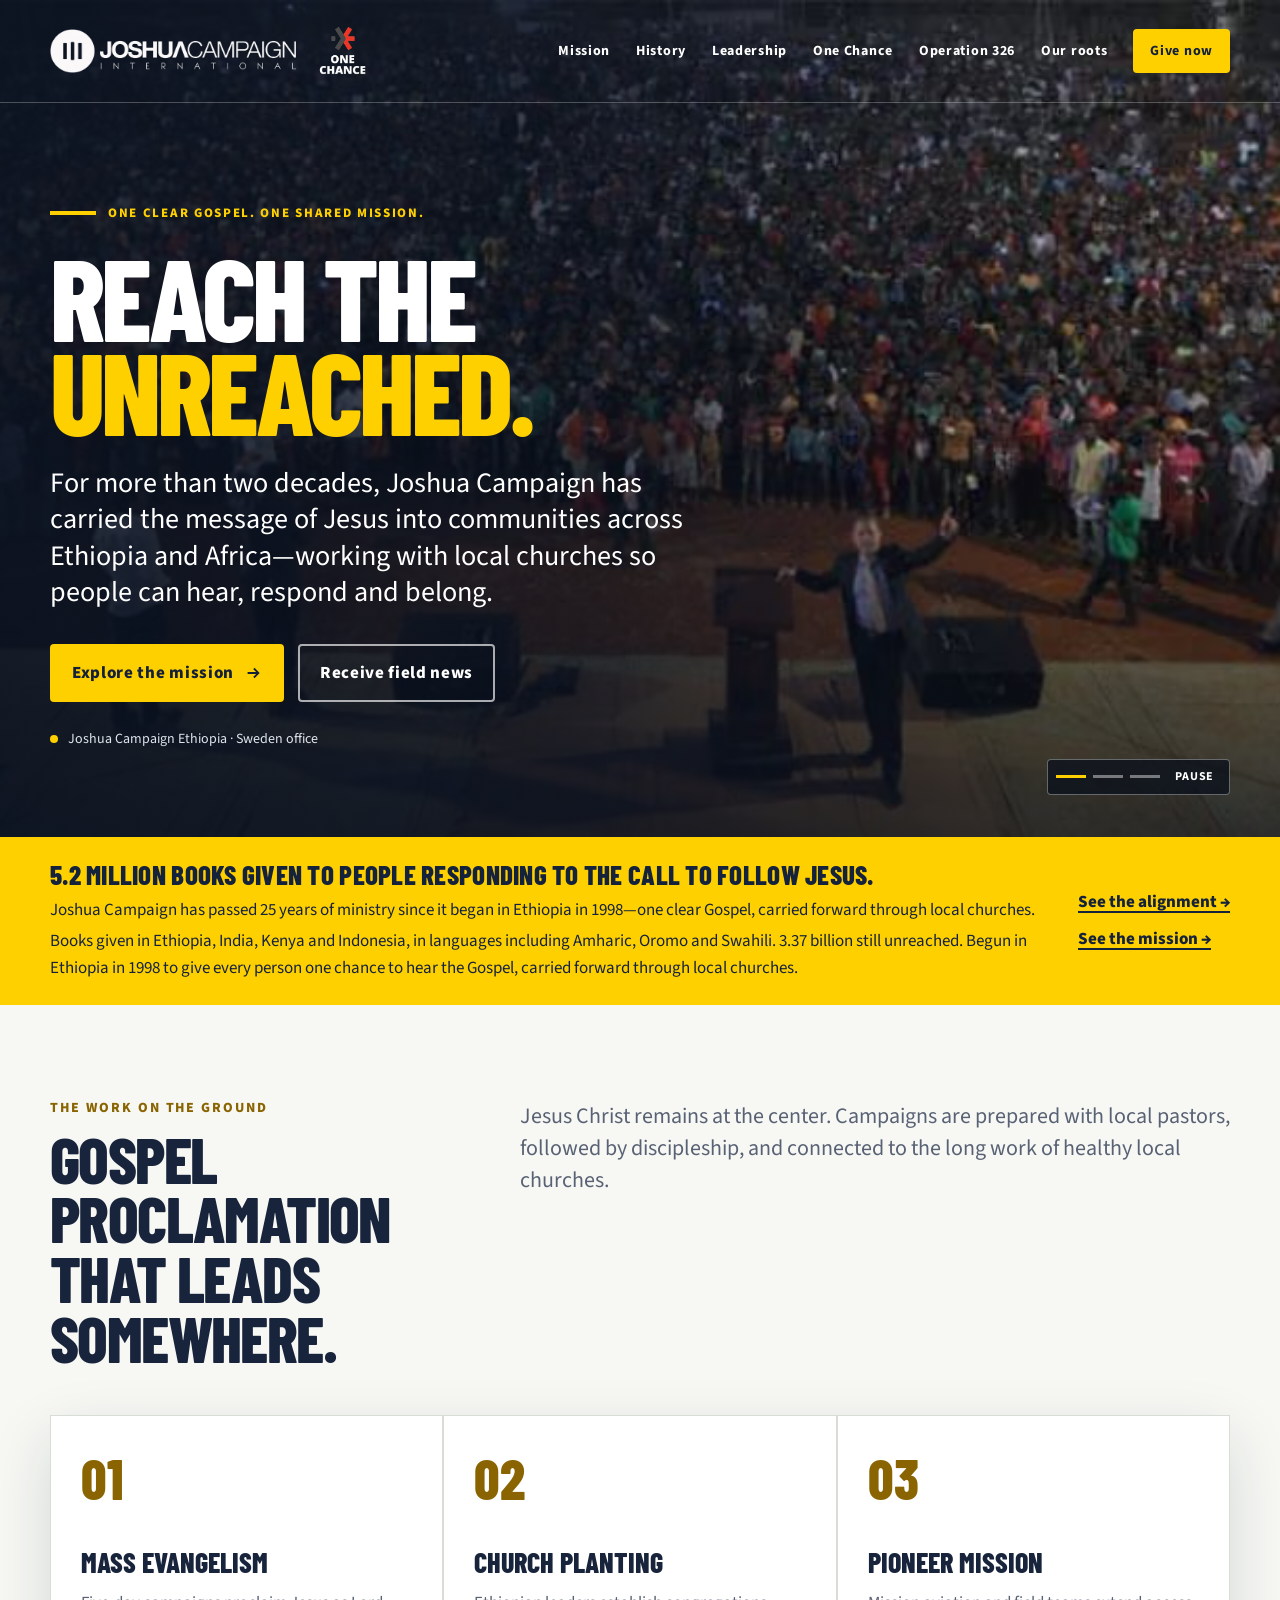
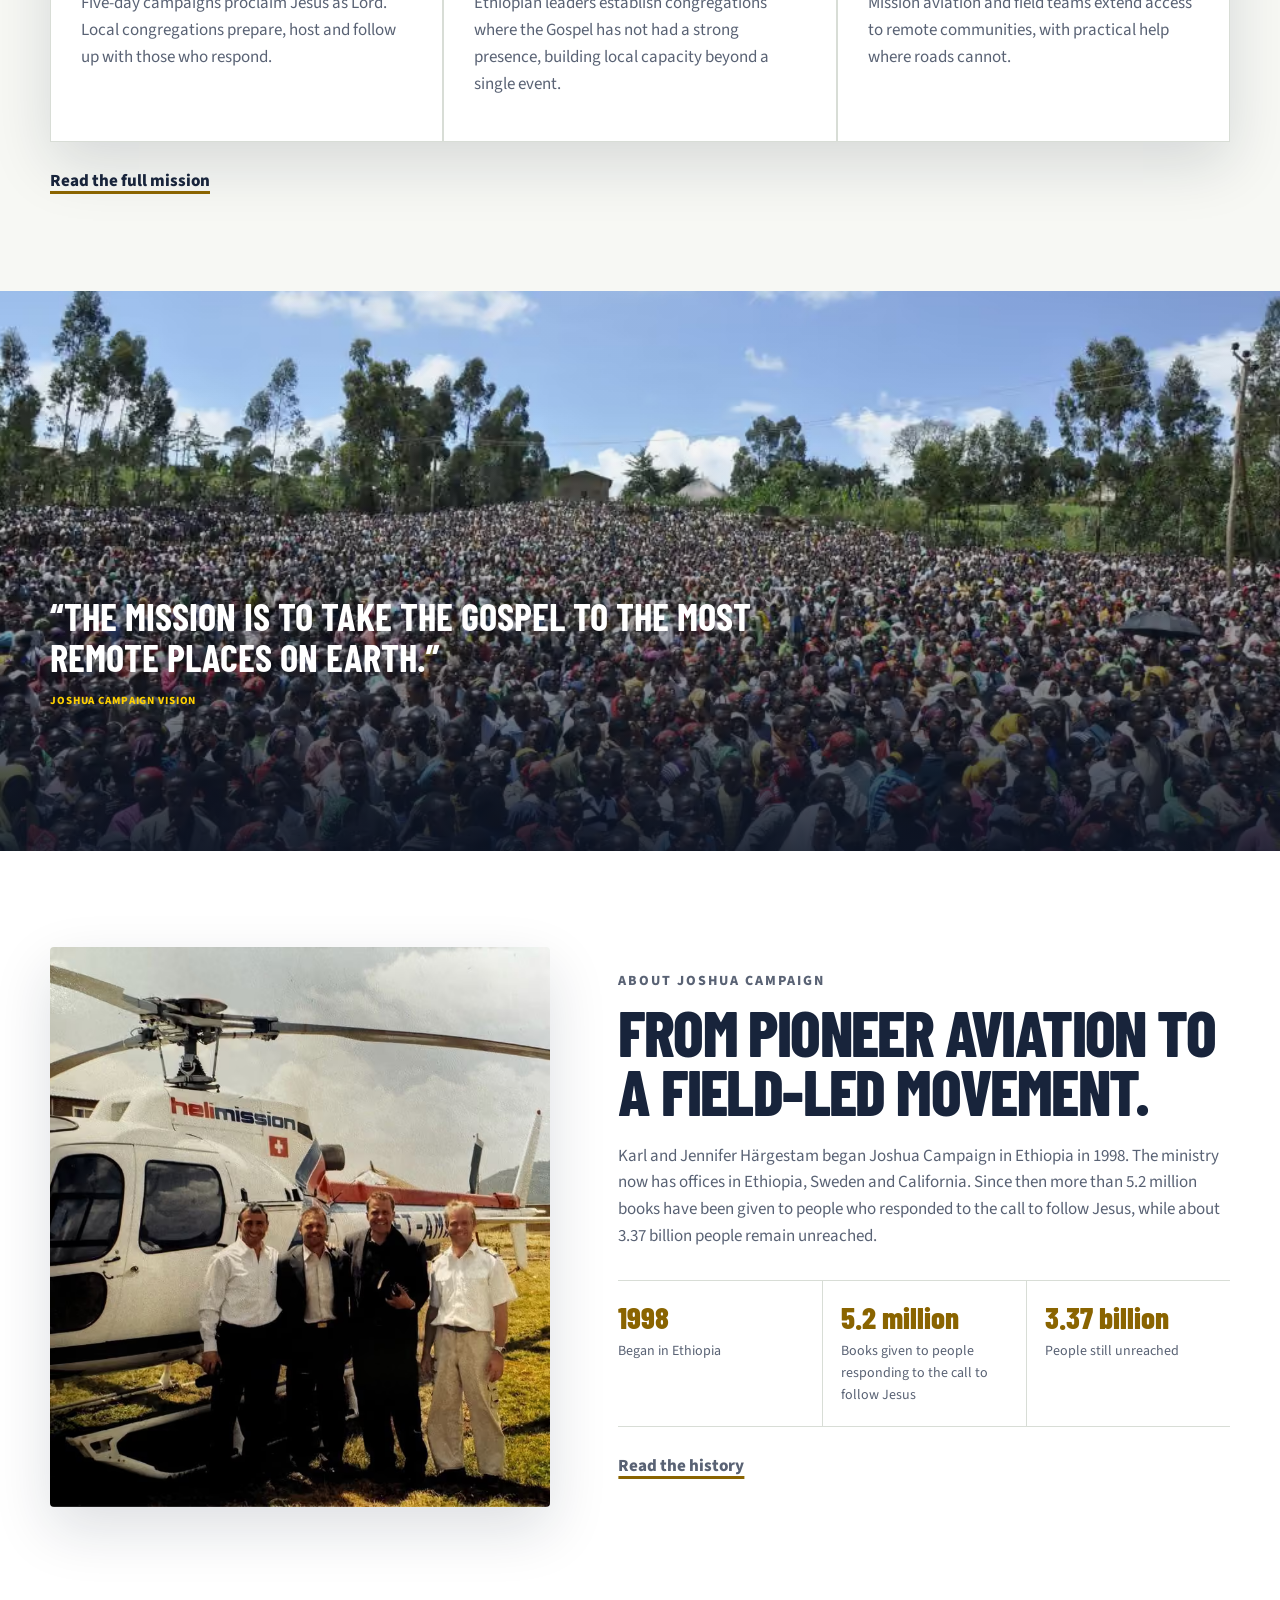
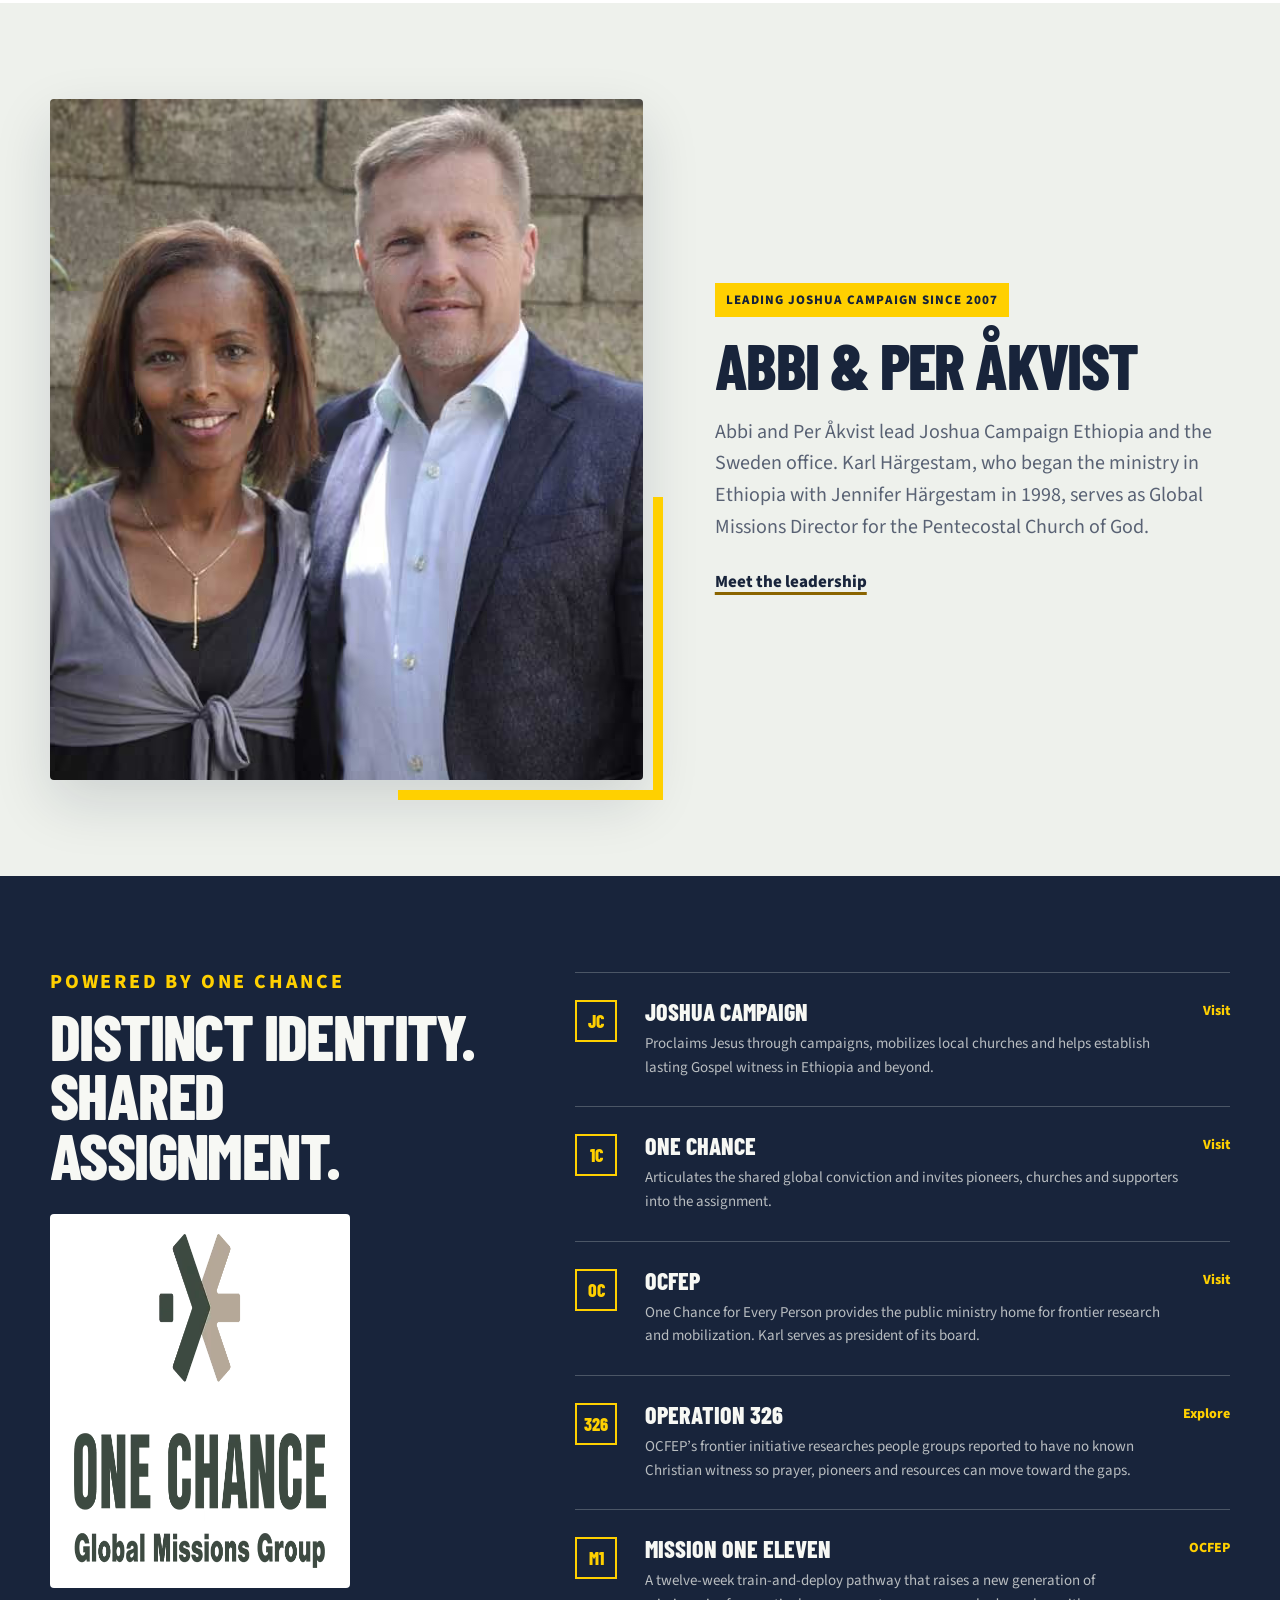
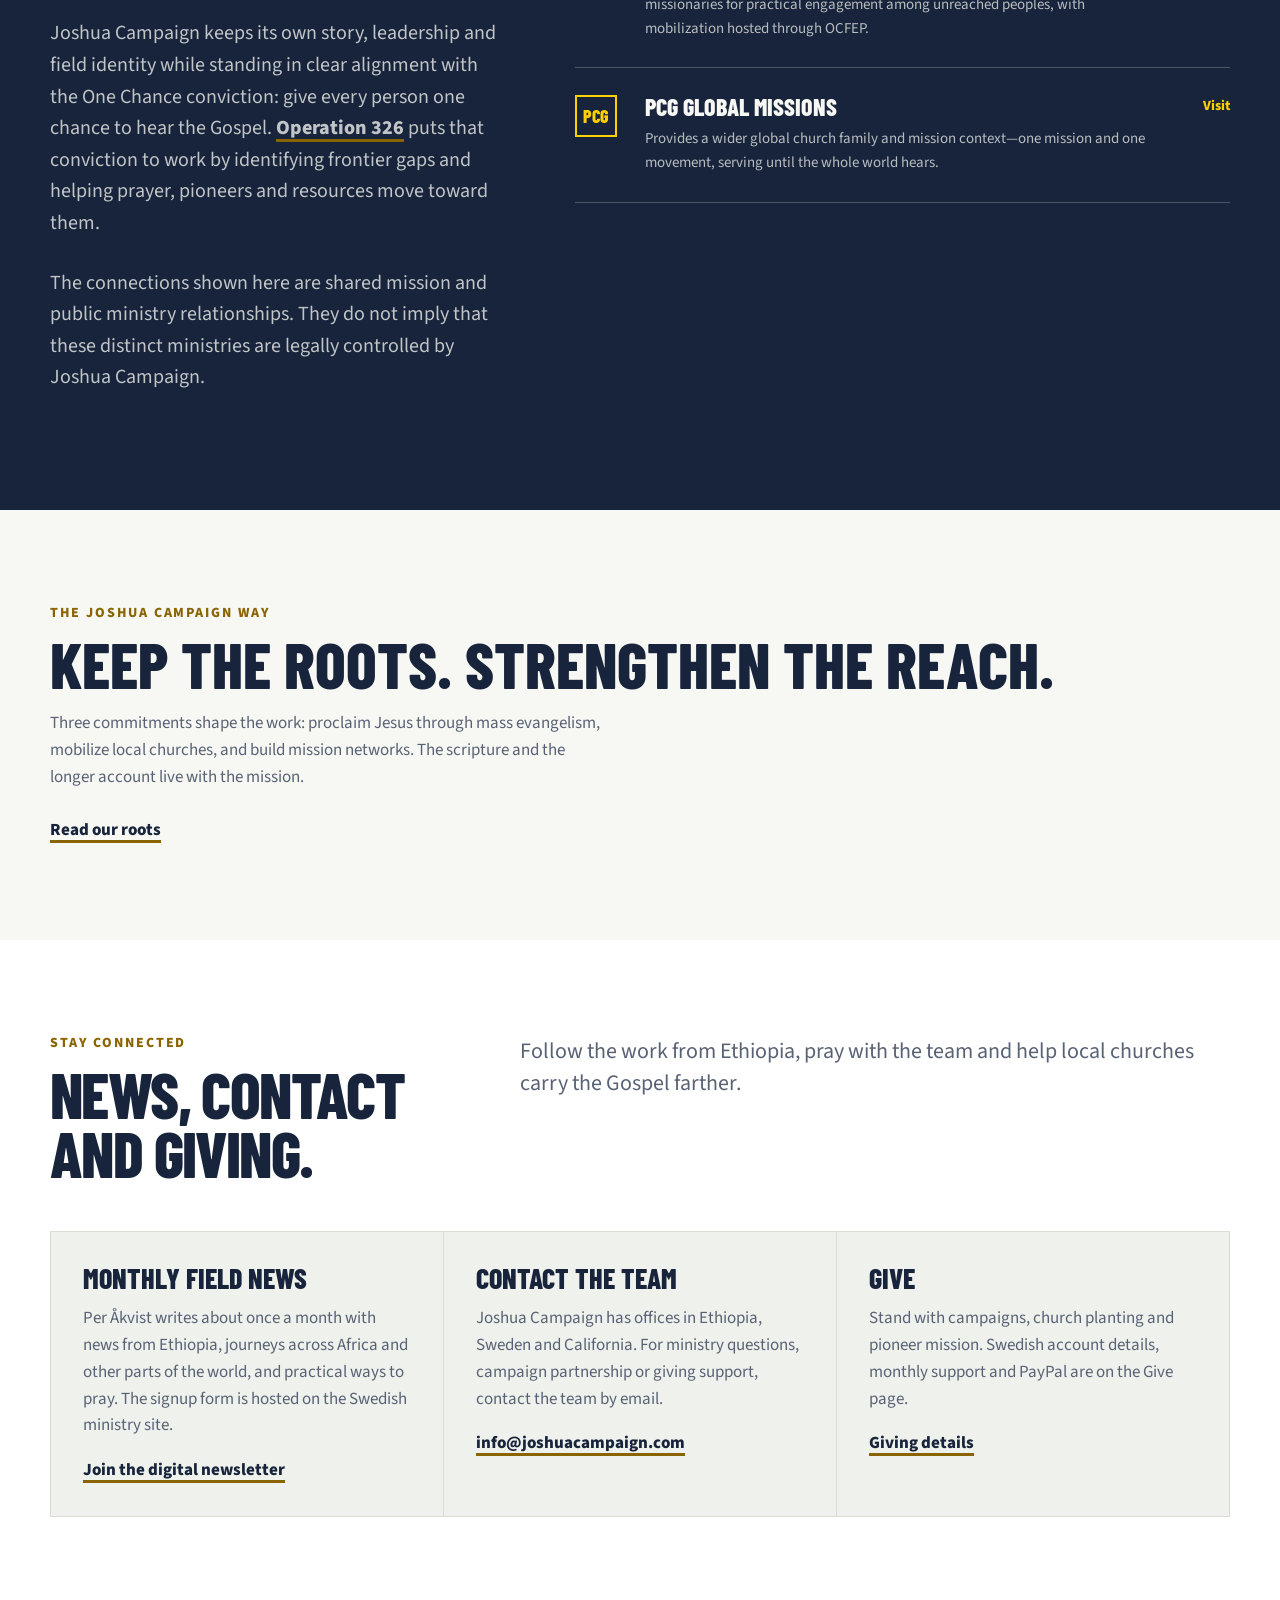
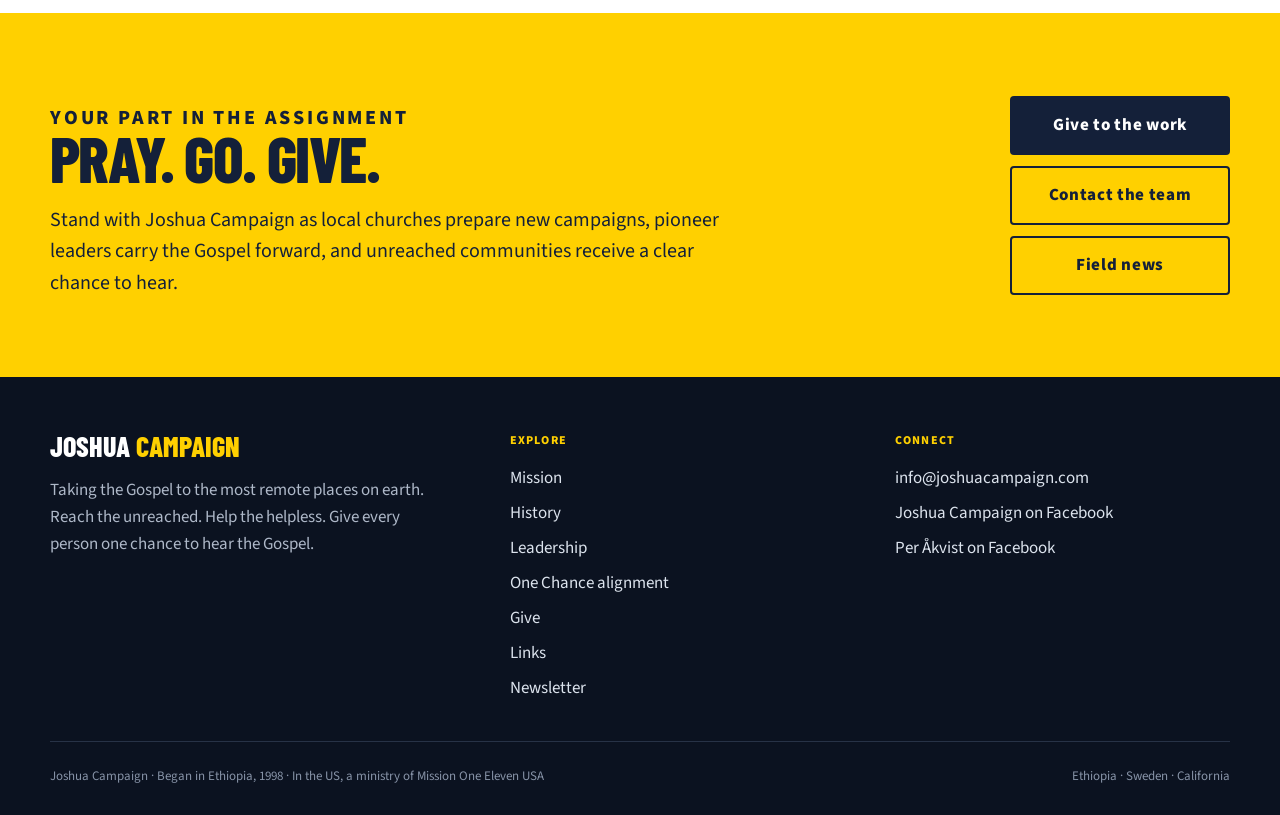
<file: index.html>
<!doctype html>
<html lang="en">
<head>
  <meta charset="utf-8">
  <meta name="viewport" content="width=device-width, initial-scale=1, viewport-fit=cover">
  <meta name="color-scheme" content="light dark">
  <link rel="icon" href="/favicon.ico" sizes="any">
  <link rel="icon" href="/favicon-32.png" type="image/png" sizes="32x32">
  <link rel="apple-touch-icon" href="/apple-touch-icon.png">
  <title>Joshua Campaign — Reach the Unreached</title>
  <meta name="description" content="Joshua Campaign began in Ethiopia in 1998 to give every person one chance to hear the Gospel through mass evangelism, local church partnership and pioneer mission.">
  <link rel="canonical" href="https://www.joshuacampaign.com/">
  <meta property="og:title" content="Joshua Campaign — Reach the Unreached">
  <meta property="og:description" content="Joshua Campaign began in Ethiopia in 1998 to give every person one chance to hear the Gospel through mass evangelism, local church partnership and pioneer mission.">
  <meta property="og:image" content="https://www.joshuacampaign.com/assets/per-leading-night.jpg">
  <meta property="og:url" content="https://www.joshuacampaign.com/">
  <meta property="og:type" content="website">
  <meta name="twitter:card" content="summary_large_image">
  <meta name="twitter:title" content="Joshua Campaign — Reach the Unreached">
  <meta name="twitter:description" content="Joshua Campaign began in Ethiopia in 1998 to give every person one chance to hear the Gospel through mass evangelism, local church partnership and pioneer mission.">
  <meta name="twitter:image" content="https://www.joshuacampaign.com/assets/per-leading-night.jpg">
  <script type="application/ld+json">
{
  "@context": "https://schema.org",
  "@graph": [
    {
      "@type": "WebSite",
      "@id": "https://www.joshuacampaign.com/#website",
      "name": "Joshua Campaign",
      "url": "https://www.joshuacampaign.com/",
      "inLanguage": "en",
      "description": "Joshua Campaign began in Ethiopia in 1998 to give every person one chance to hear the Gospel through mass evangelism, local church partnership and pioneer mission.",
      "publisher": {
        "@id": "https://www.joshuacampaign.com/#organization"
      }
    },
    {
      "@type": "NonprofitOrganization",
      "@id": "https://www.joshuacampaign.com/#organization",
      "name": "Joshua Campaign",
      "alternateName": "New Life Joshua Campaign Ministries",
      "url": "https://www.joshuacampaign.com/",
      "foundingDate": "1998",
      "email": "info@joshuacampaign.com",
      "logo": "https://www.joshuacampaign.com/assets/logo-joshua-campaign.png",
      "description": "Joshua Campaign began in Ethiopia in 1998 to give every person one chance to hear the Gospel through mass evangelism, local church partnership and pioneer mission.",
      "parentOrganization": {
        "@type": "Organization",
        "name": "Pentecostal Church of God",
        "alternateName": "PCG Global Missions",
        "url": "https://www.pcg.org/",
        "sameAs": "https://www.pcgmission.org/"
      },
      "sameAs": [
        "https://www.facebook.com/jeshuacampaignsweden",
        "https://www.facebook.com/per.akvist.9",
        "https://www.instagram.com/joshuacampaignethiopia/",
        "https://joshuacampaign.se/"
      ]
    },
    {
      "@type": "BreadcrumbList",
      "@id": "https://www.joshuacampaign.com/#breadcrumb",
      "itemListElement": [
        {
          "@type": "ListItem",
          "position": 1,
          "name": "Home",
          "item": "https://www.joshuacampaign.com/"
        }
      ]
    }
  ]
}
  </script>
  <link rel="preconnect" href="https://fonts.googleapis.com">
  <link rel="preconnect" href="https://fonts.gstatic.com" crossorigin>
  <link href="https://fonts.googleapis.com/css2?family=Barlow+Condensed:wght@600;700;800&family=Source+Sans+3:wght@400;500;600;700&display=swap" rel="stylesheet">
  <link rel="stylesheet" href="/assets/site.css">
  <link rel="preload" as="image" href="/assets/hero-night-stage.avif" type="image/avif" fetchpriority="high">
</head>
<body>
<a class="skip" href="#main">Skip to content</a>
<header class="hero" id="home">
  <div class="hero-slides" aria-label="Joshua Campaign gatherings">
    <picture><source srcset="/assets/hero-night-stage.avif" type="image/avif"><source srcset="/assets/hero-night-stage.webp" type="image/webp"><img src="/assets/hero-night-stage.jpg" width="1200" height="400" alt="A recent Joshua Campaign night gathering seen from the stage" class="hero-slide hero-mirrored active" data-atf="true" fetchpriority="high"></picture>
    <picture><source srcset="/assets/hero-crowd-hands.avif" type="image/avif"><source srcset="/assets/hero-crowd-hands.webp" type="image/webp"><img src="/assets/hero-crowd-hands.jpg" width="1600" height="1063" alt="A vast Joshua Campaign crowd raising their hands" class="hero-slide" loading="lazy" decoding="async" aria-hidden="true"></picture>
    <picture><source srcset="/assets/hero-panorama.avif" type="image/avif"><source srcset="/assets/hero-panorama.webp" type="image/webp"><img src="/assets/hero-panorama.jpg" width="1200" height="400" alt="A panoramic view of a Joshua Campaign crowd and stage" class="hero-slide" loading="lazy" decoding="async" aria-hidden="true"></picture>
  </div>
  <div class="topbar">
    <nav class="nav wrap" aria-label="Primary navigation">
      <div class="brand-cluster">
        <a class="brand" href="/" aria-label="Joshua Campaign home">
          <picture><source srcset="/assets/logo-joshua-campaign.avif" type="image/avif"><source srcset="/assets/logo-joshua-campaign.webp" type="image/webp"><img src="/assets/logo-joshua-campaign.png" width="640" height="117" alt="Joshua Campaign International" data-atf="true"></picture>
        </a>
        <a class="onechance-header" href="https://onechance.global" target="_blank" rel="noopener" aria-label="Visit One Chance Global">
          <picture><source srcset="/assets/logo-one-chance-mark.avif" type="image/avif"><source srcset="/assets/logo-one-chance-mark.webp" type="image/webp"><img src="/assets/logo-one-chance-mark.png" width="192" height="168" alt="One Chance" data-atf="true"></picture>
        </a>
      </div>
      <button class="menu-btn" type="button" aria-label="Open menu" aria-expanded="false"><span></span></button>
      <div class="nav-links">
        <a href="/mission/">Mission</a>
        <a href="/history/">History</a>
        <a href="/leadership/">Leadership</a>
        <a href="/#alignment">One Chance</a>
        <a href="https://www.pcgmission.org/#operation" target="_blank" rel="noopener">Operation 326</a>
        <a href="/mission/#roots">Our roots</a>
        <a class="nav-cta" href="/give/">Give now</a>
      </div>
    </nav>
  </div>
  <div class="hero-content wrap">
    <div class="eyebrow">One clear Gospel. One shared mission.</div>
    <h1>Reach the <span>unreached.</span></h1>
    <p class="lead">For more than two decades, Joshua Campaign has carried the message of Jesus into communities across Ethiopia and Africa—working with local churches so people can hear, respond and belong.</p>
    <div class="hero-actions">
      <a class="btn btn-primary" href="/mission/">Explore the mission <svg viewBox="0 0 20 20" fill="none" aria-hidden="true"><path d="M4 10h11M11 5l5 5-5 5" stroke="currentColor" stroke-width="2"/></svg></a>
      <a class="btn btn-secondary" href="/#connect">Receive field news</a>
    </div>
    <div class="hero-note"><span></span> Joshua Campaign Ethiopia · Sweden office</div>
  </div>
  <div class="hero-carousel-control" aria-label="Campaign photo carousel controls">
    <div class="hero-dots" role="group" aria-label="Choose campaign photo">
      <button class="hero-dot" type="button" aria-label="Show campaign photo 1" aria-current="true"></button>
      <button class="hero-dot" type="button" aria-label="Show campaign photo 2" aria-current="false"></button>
      <button class="hero-dot" type="button" aria-label="Show campaign photo 3" aria-current="false"></button>
    </div>
    <button class="carousel-toggle" type="button" aria-label="Pause campaign photos">Pause</button>
  </div>
</header>
<main id="main">
  <aside class="mission-band" aria-label="Core conviction">
    <div class="wrap">
      <div>
        <strong>5.2 million books given to people responding to the call to follow Jesus.</strong>
        <p>Joshua Campaign has passed 25 years of ministry since it began in Ethiopia in 1998—one clear Gospel, carried forward through local churches.</p>
        <p>Books given in Ethiopia, India, Kenya and Indonesia, in languages including Amharic, Oromo and Swahili. 3.37 billion still unreached. Begun in Ethiopia in 1998 to give every person one chance to hear the Gospel, carried forward through local churches.</p>
      </div>
      <div class="links">
        <a href="#alignment">See the alignment →</a>
        <a href="/mission/">See the mission →</a>
      </div>
    </div>
  </aside>
  <section id="mission">
    <div class="wrap">
      <div class="section-head">
        <div><p class="kicker">The work on the ground</p><h2>Gospel proclamation that leads somewhere.</h2></div>
        <p class="intro">Jesus Christ remains at the center. Campaigns are prepared with local pastors, followed by discipleship, and connected to the long work of healthy local churches.</p>
      </div>
      <div class="work-grid">
        <article class="work-card"><div class="num">01</div><h3>Mass evangelism</h3><p>Five-day campaigns proclaim Jesus as Lord. Local congregations prepare, host and follow up with those who respond.</p></article>
        <article class="work-card"><div class="num">02</div><h3>Church planting</h3><p>Ethiopian leaders establish congregations where the Gospel has not had a strong presence, building local capacity beyond a single event.</p></article>
        <article class="work-card"><div class="num">03</div><h3>Pioneer mission</h3><p>Mission aviation and field teams extend access to remote communities, with practical help where roads cannot.</p></article>
      </div>
      <p class="section-more"><a href="/mission/">Read the full mission</a></p>
    </div>
  </section>
  <section class="photo-break" aria-label="Joshua Campaign gathering">
    <picture><source srcset="/assets/gathering-daytime.avif" type="image/avif"><source srcset="/assets/gathering-daytime.webp" type="image/webp"><img src="/assets/gathering-daytime.jpg" width="1024" height="680" alt="A vast daytime Joshua Campaign gathering in Ethiopia" loading="lazy" decoding="async"></picture>
    <div class="photo-caption wrap"><blockquote>“The mission is to take the Gospel to the most remote places on earth.”</blockquote><cite>Joshua Campaign vision</cite></div>
  </section>
  <section class="about" id="history">
    <span id="about"></span>
    <div class="wrap about-grid">
      <div class="about-photo"><picture><source srcset="/assets/karl-heli-mission.avif" type="image/avif"><source srcset="/assets/karl-heli-mission.webp" type="image/webp"><img src="/assets/karl-heli-mission.jpg" width="1179" height="870" alt="Karl Härgestam and members of the early mission team beside a Heli-Mission helicopter" loading="lazy" decoding="async"></picture></div>
      <div class="about-copy">
        <p class="kicker">About Joshua Campaign</p>
        <h2>From pioneer aviation to a field-led movement.</h2>
        <p>Karl and Jennifer Härgestam began Joshua Campaign in Ethiopia in 1998. The ministry now has offices in Ethiopia, Sweden and California. Since then more than 5.2 million books have been given to people who responded to the call to follow Jesus, while about 3.37 billion people remain unreached.</p>
        <div class="facts">
          <div class="fact"><strong>1998</strong><span>Began in Ethiopia</span></div>
          <div class="fact"><strong>5.2 million</strong><span>Books given to people responding to the call to follow Jesus</span></div>
          <div class="fact"><strong>3.37 billion</strong><span>People still unreached</span></div>
        </div>
        <p class="section-more"><a href="/history/">Read the history</a></p>
      </div>
    </div>
  </section>
  <section class="leader" id="leadership">
    <div class="wrap leader-grid">
      <div class="leader-photo"><picture><source srcset="/assets/per-abbi-portrait.avif" type="image/avif"><source srcset="/assets/per-abbi-portrait.webp" type="image/webp"><img src="/assets/per-abbi-portrait.jpg" width="806" height="681" alt="Per and Abbi Åkvist together in Ethiopia" loading="lazy" decoding="async"></picture></div>
      <div class="leader-copy">
        <span class="role">Leading Joshua Campaign since 2007</span>
        <h2>Abbi &amp; Per Åkvist</h2>
        <p class="bio">Abbi and Per Åkvist lead Joshua Campaign Ethiopia and the Sweden office. Karl Härgestam, who began the ministry in Ethiopia with Jennifer Härgestam in 1998, serves as Global Missions Director for the Pentecostal Church of God.</p>
        <p class="section-more"><a href="/leadership/">Meet the leadership</a></p>
      </div>
    </div>
  </section>
  <section class="alignment" id="alignment">
    <div class="wrap alignment-grid">
      <div class="alignment-copy">
        <p class="kicker">Powered by One Chance</p>
        <h2>Distinct identity. Shared assignment.</h2>
        <div class="onechance"><picture><source srcset="/assets/logo-one-chance-full.avif" type="image/avif"><source srcset="/assets/logo-one-chance-full.webp" type="image/webp"><img src="/assets/logo-one-chance-full.png" width="500" height="334" alt="One Chance Global Missions logo" loading="lazy" decoding="async"></picture></div>
        <p>Joshua Campaign keeps its own story, leadership and field identity while standing in clear alignment with the One Chance conviction: give every person one chance to hear the Gospel. <a class="text-link" href="https://www.pcgmission.org/#operation" target="_blank" rel="noopener">Operation 326</a> puts that conviction to work by identifying frontier gaps and helping prayer, pioneers and resources move toward them.</p>
        <p class="clarity">The connections shown here are shared mission and public ministry relationships. They do not imply that these distinct ministries are legally controlled by Joshua Campaign.</p>
      </div>
      <div class="alignment-steps">
        <article class="step"><div class="icon">JC</div><div><h3>Joshua Campaign</h3><p>Proclaims Jesus through campaigns, mobilizes local churches and helps establish lasting Gospel witness in Ethiopia and beyond.</p></div><a href="https://joshuacampaign.se/" target="_blank" rel="noopener">Visit</a></article>
        <article class="step"><div class="icon">1C</div><div><h3>One Chance</h3><p>Articulates the shared global conviction and invites pioneers, churches and supporters into the assignment.</p></div><a href="https://onechance.global/" target="_blank" rel="noopener">Visit</a></article>
        <article class="step"><div class="icon">OC</div><div><h3>OCFEP</h3><p>One Chance for Every Person provides the public ministry home for frontier research and mobilization. Karl serves as president of its board.</p></div><a href="https://ocfep.com" target="_blank" rel="noopener">Visit</a></article>
        <article class="step"><div class="icon">326</div><div><h3>Operation 326</h3><p>OCFEP’s frontier initiative researches people groups reported to have no known Christian witness so prayer, pioneers and resources can move toward the gaps.</p></div><a href="https://www.pcgmission.org/#operation" target="_blank" rel="noopener">Explore</a></article>
        <article class="step"><div class="icon">M1</div><div><h3>Mission One Eleven</h3><p>A twelve-week train-and-deploy pathway that raises a new generation of missionaries for practical engagement among unreached peoples, with mobilization hosted through OCFEP.</p></div><a href="https://ocfep.com" target="_blank" rel="noopener">OCFEP</a></article>
        <article class="step"><div class="icon">PCG</div><div><h3>PCG Global Missions</h3><p>Provides a wider global church family and mission context—one mission and one movement, serving until the whole world hears.</p></div><a href="https://pcg.org/" target="_blank" rel="noopener">Visit</a></article>
      </div>
    </div>
  </section>
  <section id="roots">
    <div class="wrap">
      <p class="kicker">The Joshua Campaign way</p>
      <h2>Keep the roots. Strengthen the reach.</h2>
      <p class="intro">Three commitments shape the work: proclaim Jesus through mass evangelism, mobilize local churches, and build mission networks. The scripture and the longer account live with the mission.</p>
      <p class="section-more"><a href="/mission/#roots">Read our roots</a></p>
    </div>
  </section>
  <section class="connect" id="connect">
    <div class="wrap">
      <div class="section-head">
        <div><p class="kicker">Stay connected</p><h2>News, contact and giving.</h2></div>
        <p class="intro">Follow the work from Ethiopia, pray with the team and help local churches carry the Gospel farther.</p>
      </div>
      <div class="connect-grid">
        <article class="connect-card"><h3>Monthly field news</h3><p>Per Åkvist writes about once a month with news from Ethiopia, journeys across Africa and other parts of the world, and practical ways to pray. The signup form is hosted on the Swedish ministry site.</p><a href="https://joshuacampaign.se/nyhetsbrev/" target="_blank" rel="noopener">Join the digital newsletter</a></article>
        <article class="connect-card"><h3>Contact the team</h3><p>Joshua Campaign has offices in Ethiopia, Sweden and California. For ministry questions, campaign partnership or giving support, contact the team by email.</p><a href="mailto:info@joshuacampaign.com">info@joshuacampaign.com</a></article>
        <article class="connect-card"><h3>Give</h3><p>Stand with campaigns, church planting and pioneer mission. Swedish account details, monthly support and PayPal are on the Give page.</p><a href="/give/">Giving details</a></article>
      </div>
    </div>
  </section>
  <section class="cta" id="give">
    <div class="wrap">
      <div>
        <p class="kicker" style="color:#142039">Your part in the assignment</p>
        <h2>Pray. Go. Give.</h2>
        <p>Stand with Joshua Campaign as local churches prepare new campaigns, pioneer leaders carry the Gospel forward, and unreached communities receive a clear chance to hear.</p>
      </div>
      <div class="cta-actions">
        <a class="btn btn-primary" href="/give/">Give to the work</a>
        <a class="btn btn-secondary" href="mailto:info@joshuacampaign.com">Contact the team</a>
        <a class="btn btn-secondary" href="/#connect">Field news</a>
      </div>
    </div>
  </section>
</main>
<footer>
  <div class="wrap">
    <div class="footer-grid">
      <div>
        <div class="footer-brand">Joshua <span>Campaign</span></div>
        <p>Taking the Gospel to the most remote places on earth. Reach the unreached. Help the helpless. Give every person one chance to hear the Gospel.</p>
      </div>
      <div>
        <div class="footer-label">Explore</div>
        <nav aria-label="Footer">
          <a href="/mission/">Mission</a>
          <a href="/history/">History</a>
          <a href="/leadership/">Leadership</a>
          <a href="/#alignment">One Chance alignment</a>
          <a href="/give/">Give</a>
          <a href="/links/">Links</a>
          <a href="https://joshuacampaign.se/nyhetsbrev/" target="_blank" rel="noopener">Newsletter</a>
        </nav>
      </div>
      <div>
        <div class="footer-label">Connect</div>
        <nav aria-label="Contact">
          <a href="mailto:info@joshuacampaign.com">info@joshuacampaign.com</a>
          <a href="https://www.facebook.com/jeshuacampaignsweden" target="_blank" rel="noopener">Joshua Campaign on Facebook</a>
          <a href="https://www.facebook.com/per.akvist.9" target="_blank" rel="noopener">Per Åkvist on Facebook</a>
        </nav>
      </div>
    </div>
    <div class="fineprint">
      <div>Joshua Campaign · Began in Ethiopia, 1998 · In the US, a ministry of Mission One Eleven USA</div>
      <span>Ethiopia · Sweden · California</span>
    </div>
  </div>
</footer>
<script src="/assets/site.js"></script>
</body>
</html>
</file>
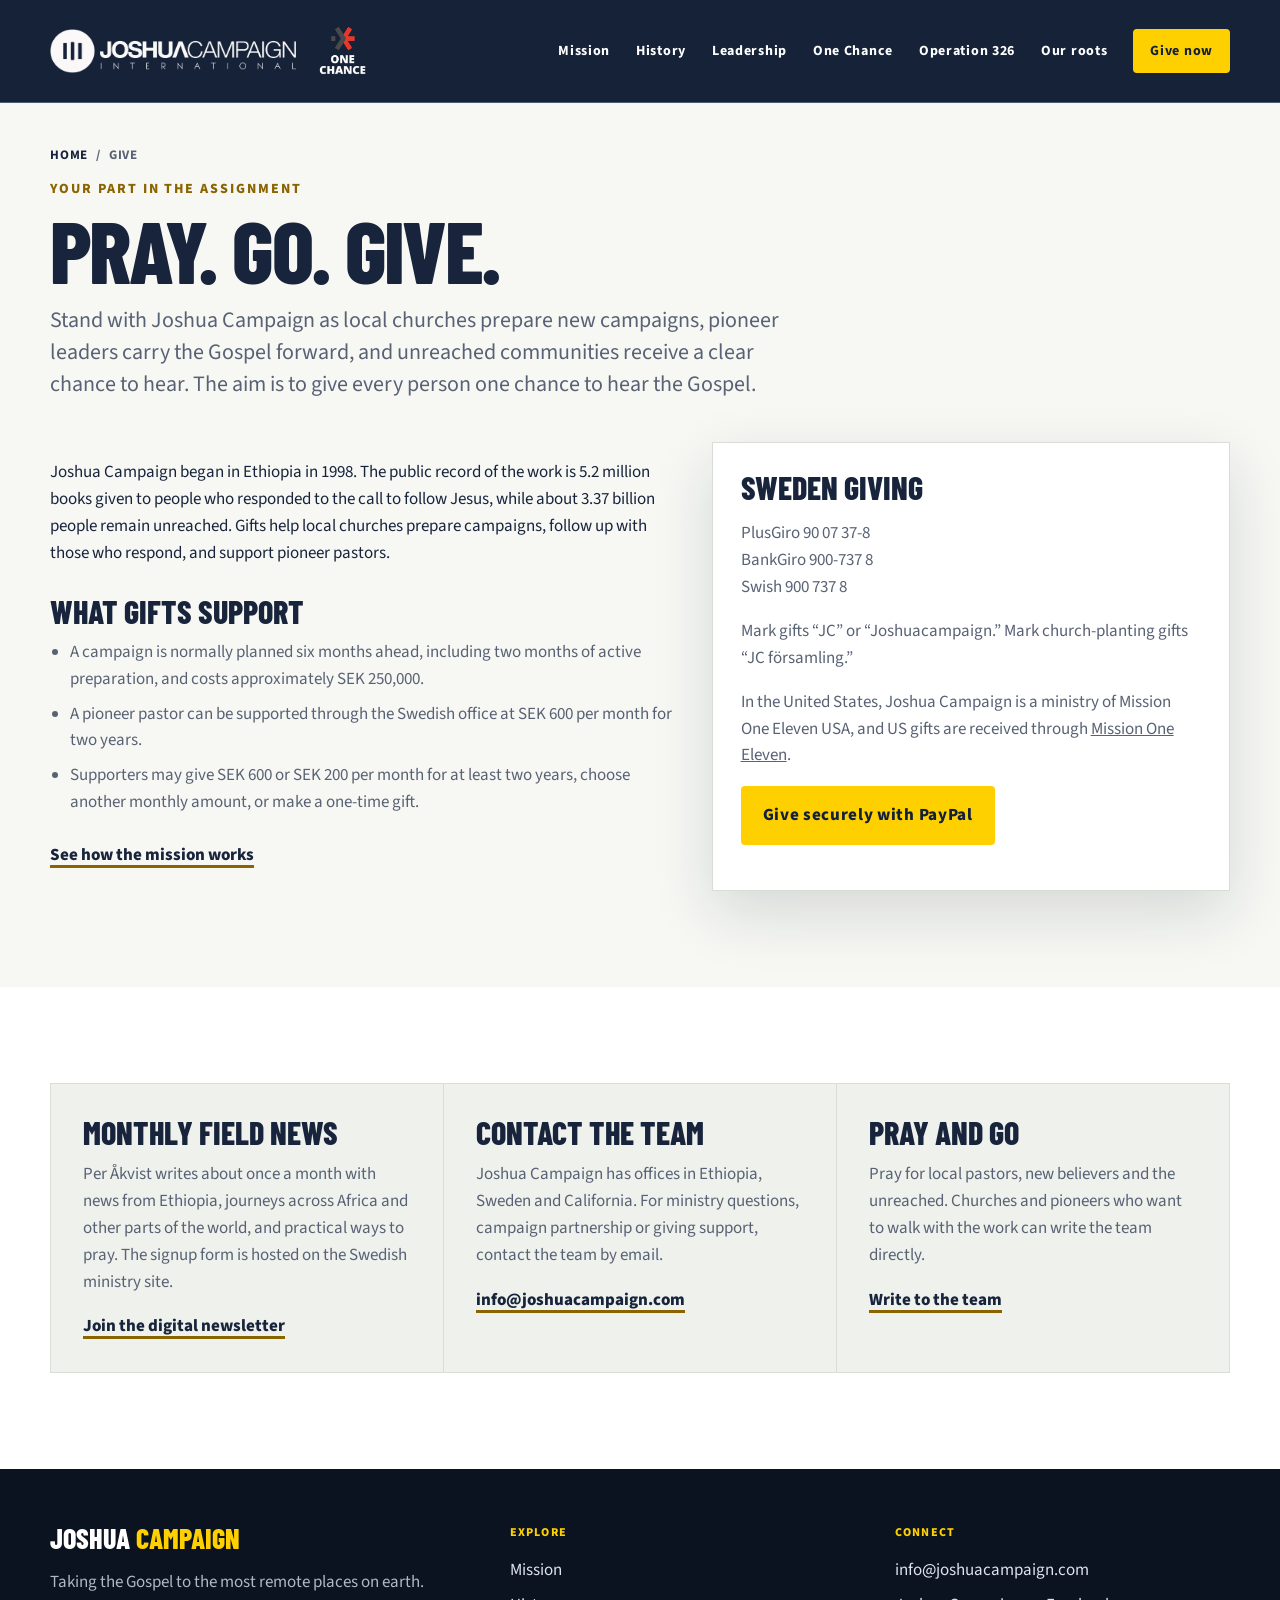
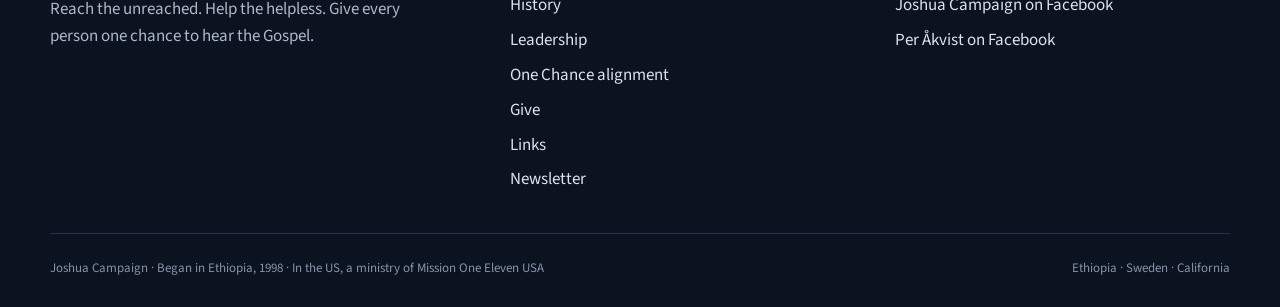
<file: give/index.html>
<!doctype html>
<html lang="en">
<head>
  <meta charset="utf-8">
  <meta name="viewport" content="width=device-width, initial-scale=1, viewport-fit=cover">
  <meta name="color-scheme" content="light dark">
  <link rel="icon" href="/favicon.ico" sizes="any">
  <link rel="icon" href="/favicon-32.png" type="image/png" sizes="32x32">
  <link rel="apple-touch-icon" href="/apple-touch-icon.png">
  <title>Give | Joshua Campaign</title>
  <meta name="description" content="Give to Joshua Campaign through the Swedish office or PayPal. Support campaigns, church planting and pioneer mission that began in Ethiopia in 1998.">
  <link rel="canonical" href="https://www.joshuacampaign.com/give/">
  <meta property="og:title" content="Give | Joshua Campaign">
  <meta property="og:description" content="Give to Joshua Campaign through the Swedish office or PayPal. Support campaigns, church planting and pioneer mission that began in Ethiopia in 1998.">
  <meta property="og:image" content="https://www.joshuacampaign.com/assets/per-leading-night.jpg">
  <meta property="og:url" content="https://www.joshuacampaign.com/give/">
  <meta property="og:type" content="website">
  <meta name="twitter:card" content="summary_large_image">
  <meta name="twitter:title" content="Give | Joshua Campaign">
  <meta name="twitter:description" content="Give to Joshua Campaign through the Swedish office or PayPal. Support campaigns, church planting and pioneer mission that began in Ethiopia in 1998.">
  <meta name="twitter:image" content="https://www.joshuacampaign.com/assets/per-leading-night.jpg">
  <script type="application/ld+json">
{
  "@context": "https://schema.org",
  "@graph": [
    {
      "@type": "WebSite",
      "@id": "https://www.joshuacampaign.com/#website",
      "name": "Joshua Campaign",
      "url": "https://www.joshuacampaign.com/",
      "inLanguage": "en",
      "description": "Joshua Campaign began in Ethiopia in 1998 to give every person one chance to hear the Gospel through mass evangelism, local church partnership and pioneer mission.",
      "publisher": {
        "@id": "https://www.joshuacampaign.com/#organization"
      }
    },
    {
      "@type": "NonprofitOrganization",
      "@id": "https://www.joshuacampaign.com/#organization",
      "name": "Joshua Campaign",
      "alternateName": "New Life Joshua Campaign Ministries",
      "url": "https://www.joshuacampaign.com/",
      "foundingDate": "1998",
      "email": "info@joshuacampaign.com",
      "logo": "https://www.joshuacampaign.com/assets/logo-joshua-campaign.png",
      "description": "Joshua Campaign began in Ethiopia in 1998 to give every person one chance to hear the Gospel through mass evangelism, local church partnership and pioneer mission.",
      "parentOrganization": {
        "@type": "Organization",
        "name": "Pentecostal Church of God",
        "alternateName": "PCG Global Missions",
        "url": "https://www.pcg.org/",
        "sameAs": "https://www.pcgmission.org/"
      },
      "sameAs": [
        "https://www.facebook.com/jeshuacampaignsweden",
        "https://www.facebook.com/per.akvist.9",
        "https://www.instagram.com/joshuacampaignethiopia/",
        "https://joshuacampaign.se/"
      ]
    },
    {
      "@type": "BreadcrumbList",
      "@id": "https://www.joshuacampaign.com/give/#breadcrumb",
      "itemListElement": [
        {
          "@type": "ListItem",
          "position": 1,
          "name": "Home",
          "item": "https://www.joshuacampaign.com/"
        },
        {
          "@type": "ListItem",
          "position": 2,
          "name": "Give",
          "item": "https://www.joshuacampaign.com/give/"
        }
      ]
    }
  ]
}
  </script>
  <link rel="preconnect" href="https://fonts.googleapis.com">
  <link rel="preconnect" href="https://fonts.gstatic.com" crossorigin>
  <link href="https://fonts.googleapis.com/css2?family=Barlow+Condensed:wght@600;700;800&family=Source+Sans+3:wght@400;500;600;700&display=swap" rel="stylesheet">
  <link rel="stylesheet" href="/assets/site.css">
  
</head>
<body>
<a class="skip" href="#main">Skip to content</a>
<header class="site-header"><div class="topbar">
    <nav class="nav wrap" aria-label="Primary navigation">
      <div class="brand-cluster">
        <a class="brand" href="/" aria-label="Joshua Campaign home">
          <picture><source srcset="/assets/logo-joshua-campaign.avif" type="image/avif"><source srcset="/assets/logo-joshua-campaign.webp" type="image/webp"><img src="/assets/logo-joshua-campaign.png" width="640" height="117" alt="Joshua Campaign International" data-atf="true"></picture>
        </a>
        <a class="onechance-header" href="https://onechance.global" target="_blank" rel="noopener" aria-label="Visit One Chance Global">
          <picture><source srcset="/assets/logo-one-chance-mark.avif" type="image/avif"><source srcset="/assets/logo-one-chance-mark.webp" type="image/webp"><img src="/assets/logo-one-chance-mark.png" width="192" height="168" alt="One Chance" data-atf="true"></picture>
        </a>
      </div>
      <button class="menu-btn" type="button" aria-label="Open menu" aria-expanded="false"><span></span></button>
      <div class="nav-links">
        <a href="/mission/">Mission</a>
        <a href="/history/">History</a>
        <a href="/leadership/">Leadership</a>
        <a href="/#alignment">One Chance</a>
        <a href="https://www.pcgmission.org/#operation" target="_blank" rel="noopener">Operation 326</a>
        <a href="/mission/#roots">Our roots</a>
        <a class="nav-cta" href="/give/" aria-current="page">Give now</a>
      </div>
    </nav>
  </div></header>
<main id="main">
  <div class="page-intro wrap">
    <nav class="crumbs" aria-label="Breadcrumb"><a href="/">Home</a><span aria-hidden="true">/</span><span aria-current="page">Give</span></nav>
    <p class="kicker">Your part in the assignment</p>
    <h1>Pray. Go. Give.</h1>
    <p class="dek">Stand with Joshua Campaign as local churches prepare new campaigns, pioneer leaders carry the Gospel forward, and unreached communities receive a clear chance to hear. The aim is to give every person one chance to hear the Gospel.</p>
  </div>
  <section class="page-section">
    <div class="wrap give-panel">
      <div>
        <p>Joshua Campaign began in Ethiopia in 1998. The public record of the work is 5.2 million books given to people who responded to the call to follow Jesus, while about 3.37 billion people remain unreached. Gifts help local churches prepare campaigns, follow up with those who respond, and support pioneer pastors.</p>
        <h2>What gifts support</h2>
        <ul class="give-list">
          <li>A campaign is normally planned six months ahead, including two months of active preparation, and costs approximately SEK 250,000.</li>
          <li>A pioneer pastor can be supported through the Swedish office at SEK 600 per month for two years.</li>
          <li>Supporters may give SEK 600 or SEK 200 per month for at least two years, choose another monthly amount, or make a one-time gift.</li>
        </ul>
        <p class="section-more"><a href="/mission/">See how the mission works</a></p>
      </div>
      <article class="give-card">
        <h2>Sweden giving</h2>
        <p>PlusGiro 90 07 37-8<br>BankGiro 900-737 8<br>Swish 900 737 8</p>
        <p>Mark gifts “JC” or “Joshuacampaign.” Mark church-planting gifts “JC församling.”</p>
        <p>In the United States, Joshua Campaign is a ministry of Mission One Eleven USA, and US gifts are received through <a href="https://missiononeeleven.com/give/" target="_blank" rel="noopener">Mission One Eleven</a>.</p>
        <p><a class="btn btn-primary" href="https://www.paypal.com/donate/?hosted_button_id=S686P66GY2KHW" target="_blank" rel="noopener">Give securely with PayPal</a></p>
      </article>
    </div>
  </section>
  <section class="connect">
    <div class="wrap">
      <div class="connect-grid">
        <article class="connect-card"><h2>Monthly field news</h2><p>Per Åkvist writes about once a month with news from Ethiopia, journeys across Africa and other parts of the world, and practical ways to pray. The signup form is hosted on the Swedish ministry site.</p><a href="https://joshuacampaign.se/nyhetsbrev/" target="_blank" rel="noopener">Join the digital newsletter</a></article>
        <article class="connect-card"><h2>Contact the team</h2><p>Joshua Campaign has offices in Ethiopia, Sweden and California. For ministry questions, campaign partnership or giving support, contact the team by email.</p><a href="mailto:info@joshuacampaign.com">info@joshuacampaign.com</a></article>
        <article class="connect-card"><h2>Pray and go</h2><p>Pray for local pastors, new believers and the unreached. Churches and pioneers who want to walk with the work can write the team directly.</p><a href="mailto:info@joshuacampaign.com">Write to the team</a></article>
      </div>
    </div>
  </section>
</main>
<footer>
  <div class="wrap">
    <div class="footer-grid">
      <div>
        <div class="footer-brand">Joshua <span>Campaign</span></div>
        <p>Taking the Gospel to the most remote places on earth. Reach the unreached. Help the helpless. Give every person one chance to hear the Gospel.</p>
      </div>
      <div>
        <div class="footer-label">Explore</div>
        <nav aria-label="Footer">
          <a href="/mission/">Mission</a>
          <a href="/history/">History</a>
          <a href="/leadership/">Leadership</a>
          <a href="/#alignment">One Chance alignment</a>
          <a href="/give/">Give</a>
          <a href="/links/">Links</a>
          <a href="https://joshuacampaign.se/nyhetsbrev/" target="_blank" rel="noopener">Newsletter</a>
        </nav>
      </div>
      <div>
        <div class="footer-label">Connect</div>
        <nav aria-label="Contact">
          <a href="mailto:info@joshuacampaign.com">info@joshuacampaign.com</a>
          <a href="https://www.facebook.com/jeshuacampaignsweden" target="_blank" rel="noopener">Joshua Campaign on Facebook</a>
          <a href="https://www.facebook.com/per.akvist.9" target="_blank" rel="noopener">Per Åkvist on Facebook</a>
        </nav>
      </div>
    </div>
    <div class="fineprint">
      <div>Joshua Campaign · Began in Ethiopia, 1998 · In the US, a ministry of Mission One Eleven USA</div>
      <span>Ethiopia · Sweden · California</span>
    </div>
  </div>
</footer>
<script src="/assets/site.js"></script>
</body>
</html>
</file>
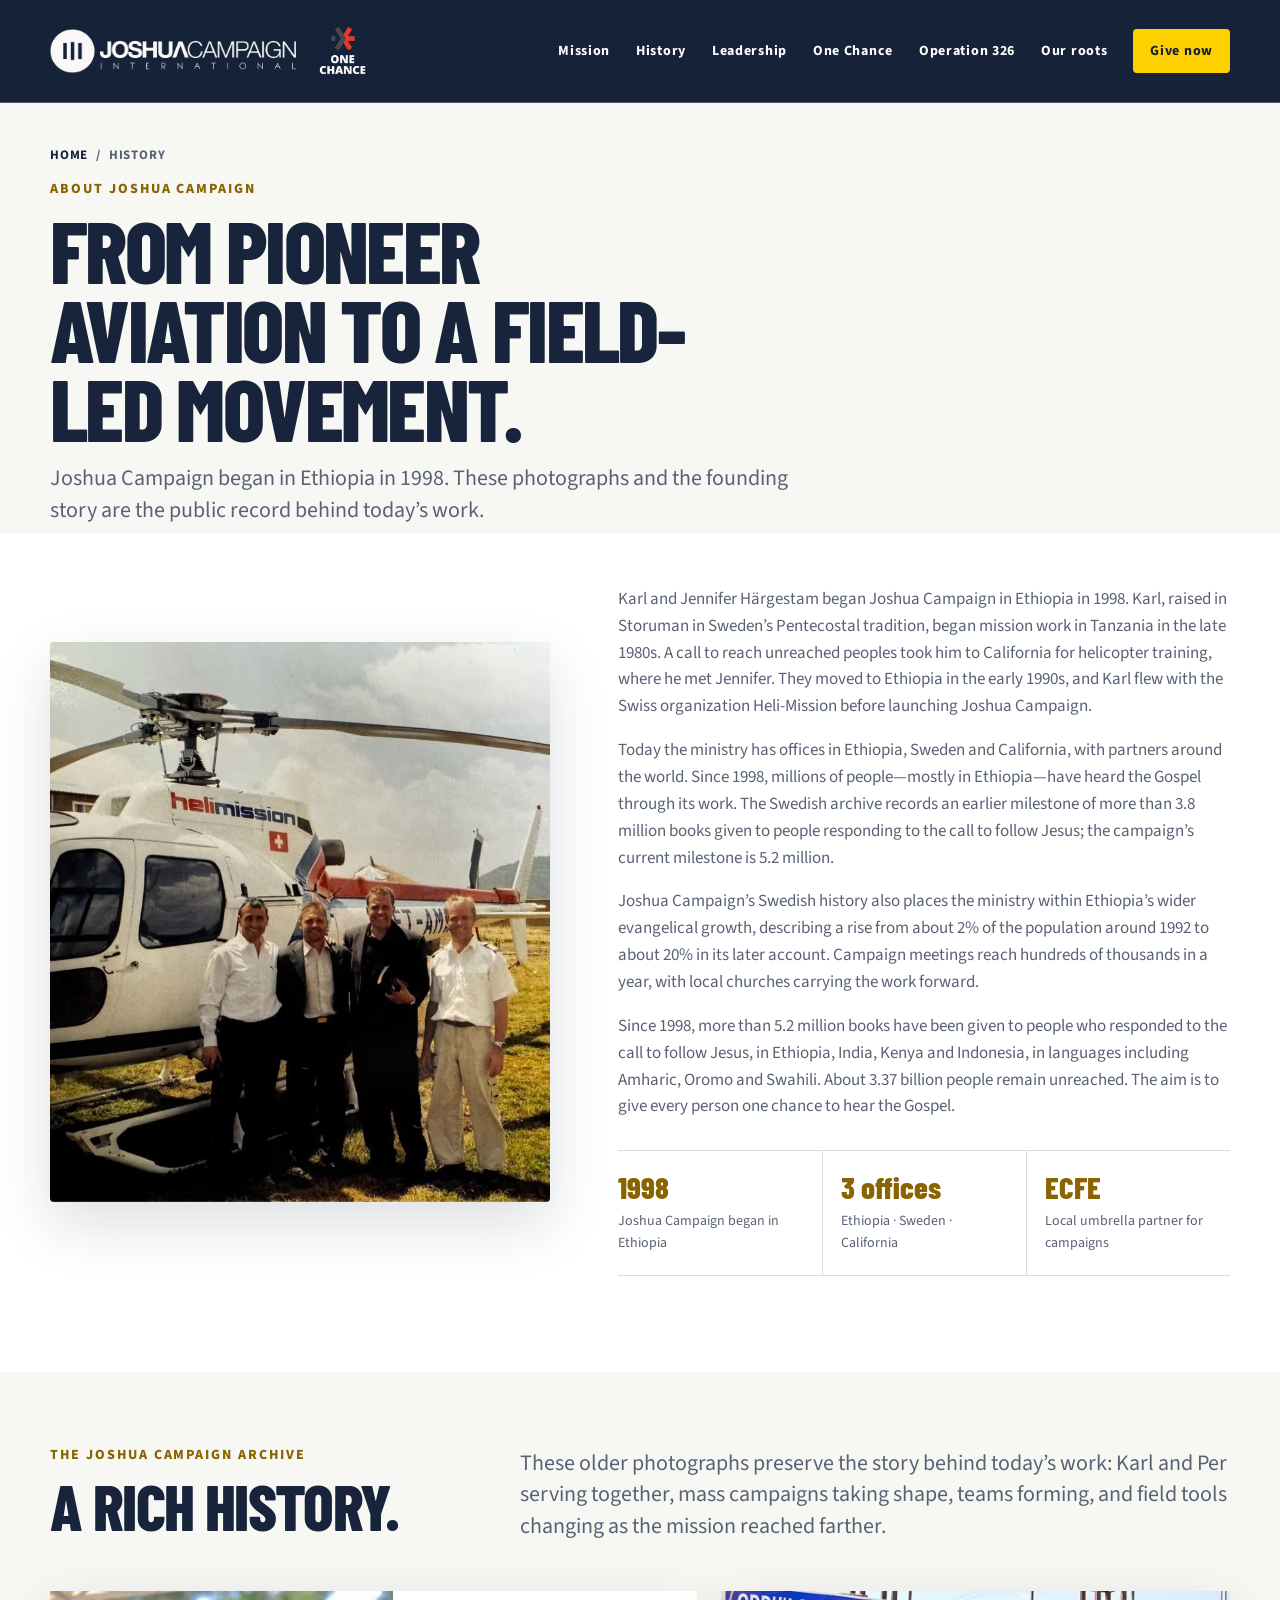
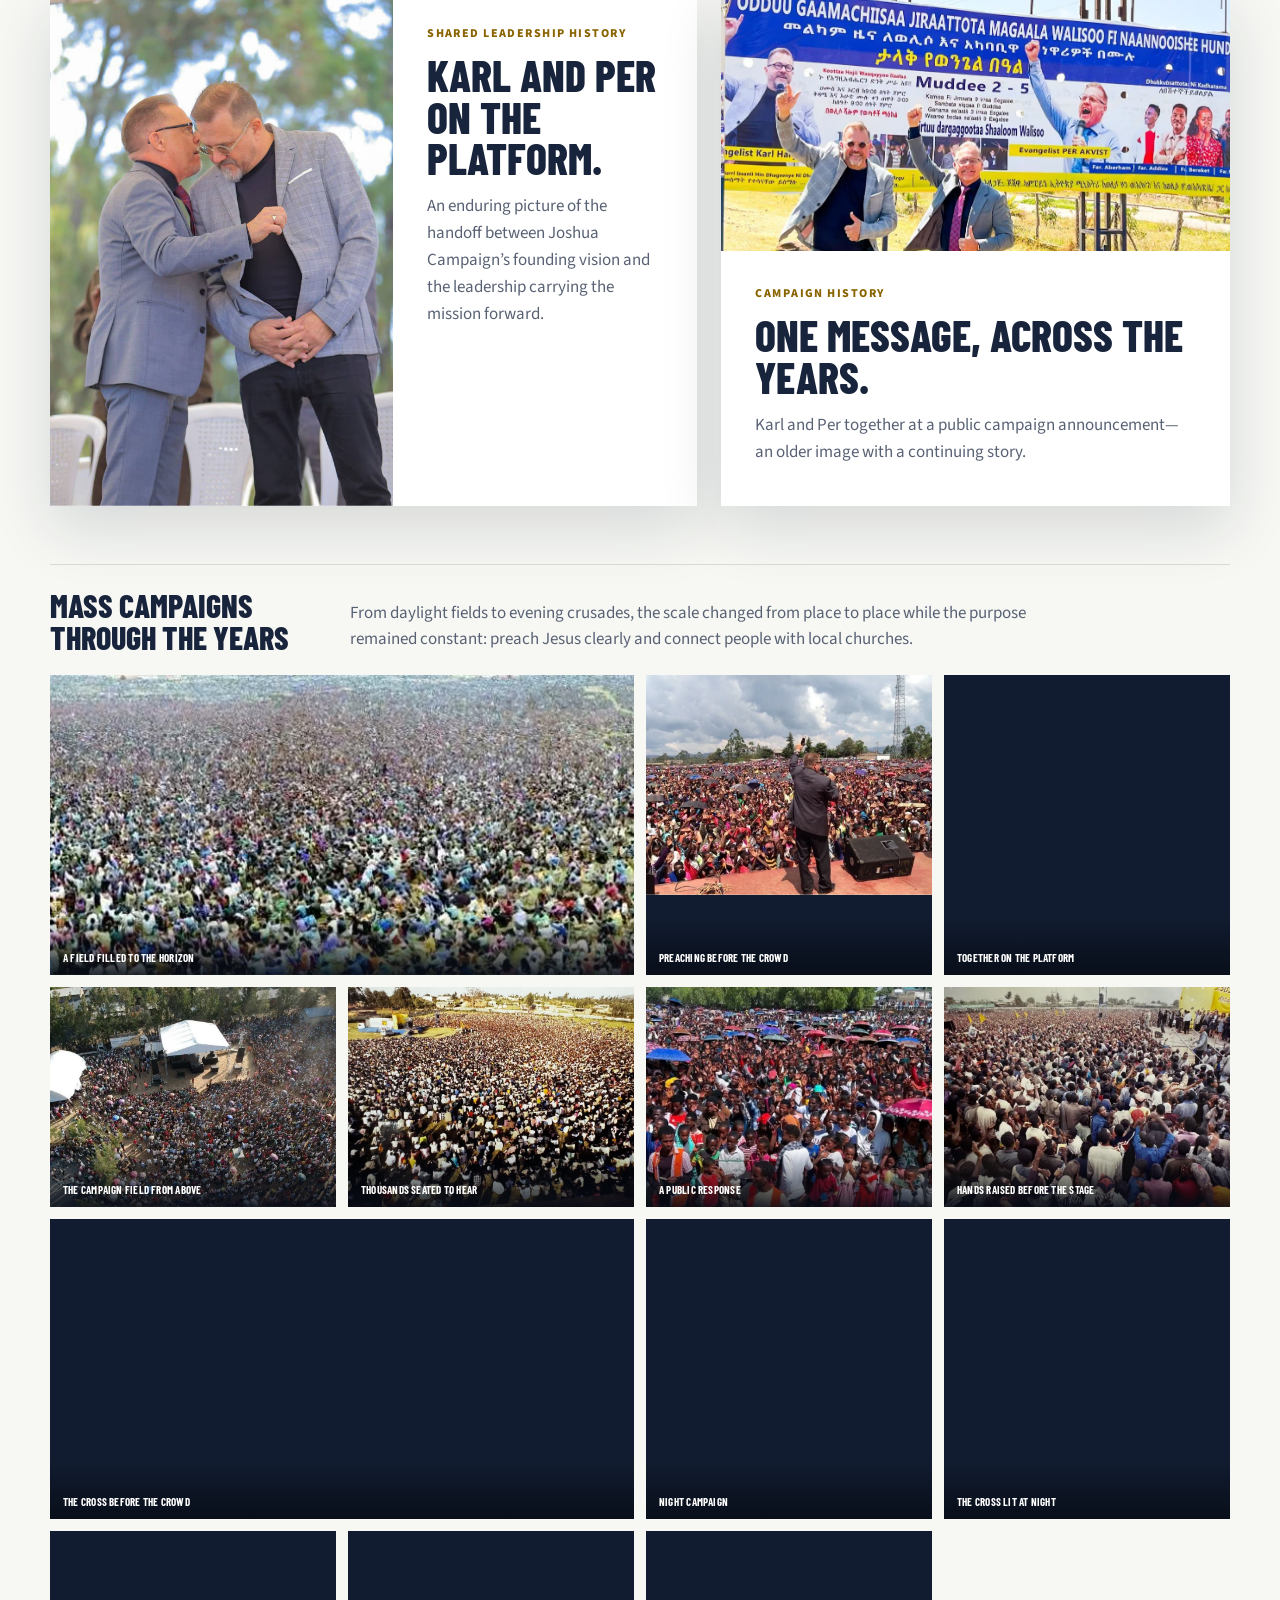
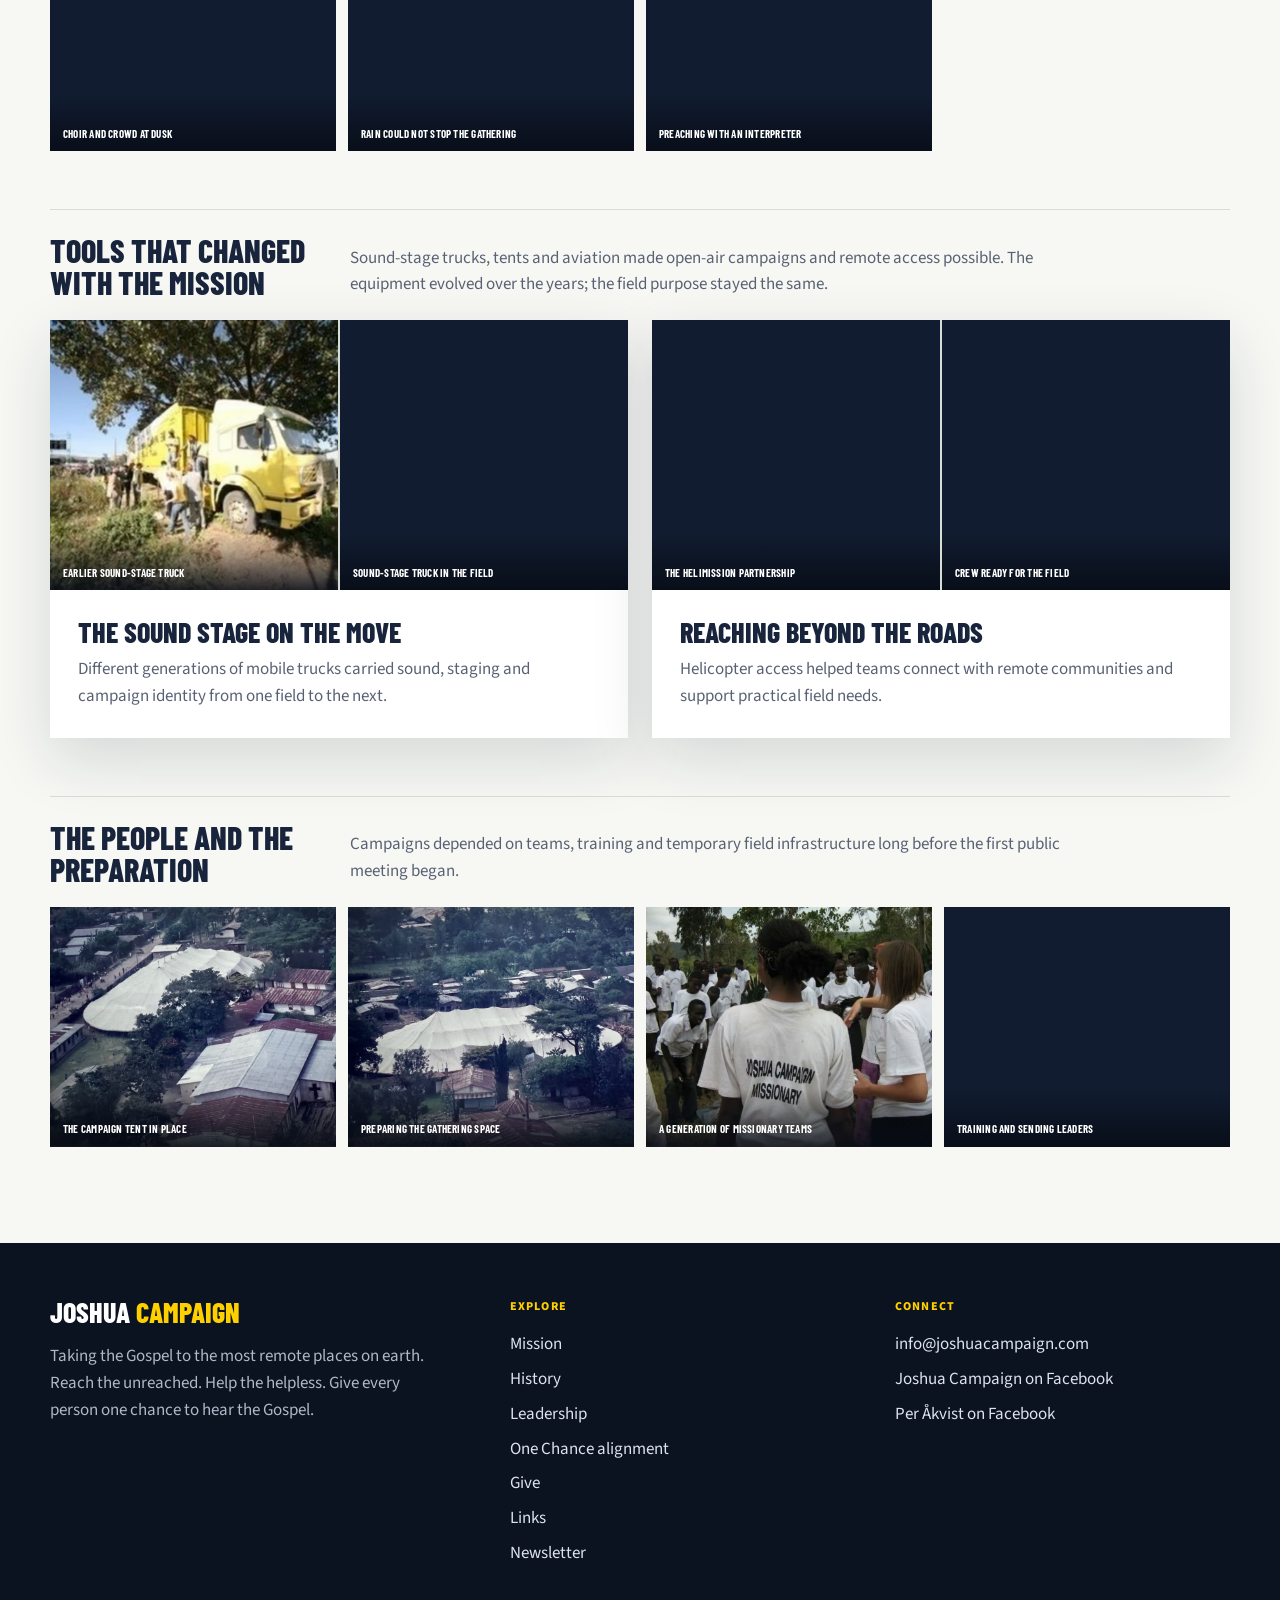
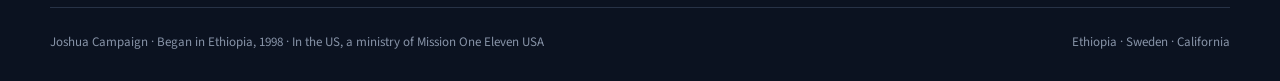
<file: history/index.html>
<!doctype html>
<html lang="en">
<head>
  <meta charset="utf-8">
  <meta name="viewport" content="width=device-width, initial-scale=1, viewport-fit=cover">
  <meta name="color-scheme" content="light dark">
  <link rel="icon" href="/favicon.ico" sizes="any">
  <link rel="icon" href="/favicon-32.png" type="image/png" sizes="32x32">
  <link rel="apple-touch-icon" href="/apple-touch-icon.png">
  <title>History | Joshua Campaign</title>
  <meta name="description" content="Karl and Jennifer Härgestam began Joshua Campaign in Ethiopia in 1998. The archive traces campaigns, aviation and a field-led movement since that beginning.">
  <link rel="canonical" href="https://www.joshuacampaign.com/history/">
  <meta property="og:title" content="History | Joshua Campaign">
  <meta property="og:description" content="Karl and Jennifer Härgestam began Joshua Campaign in Ethiopia in 1998. The archive traces campaigns, aviation and a field-led movement since that beginning.">
  <meta property="og:image" content="https://www.joshuacampaign.com/assets/per-leading-night.jpg">
  <meta property="og:url" content="https://www.joshuacampaign.com/history/">
  <meta property="og:type" content="website">
  <meta name="twitter:card" content="summary_large_image">
  <meta name="twitter:title" content="History | Joshua Campaign">
  <meta name="twitter:description" content="Karl and Jennifer Härgestam began Joshua Campaign in Ethiopia in 1998. The archive traces campaigns, aviation and a field-led movement since that beginning.">
  <meta name="twitter:image" content="https://www.joshuacampaign.com/assets/per-leading-night.jpg">
  <script type="application/ld+json">
{
  "@context": "https://schema.org",
  "@graph": [
    {
      "@type": "WebSite",
      "@id": "https://www.joshuacampaign.com/#website",
      "name": "Joshua Campaign",
      "url": "https://www.joshuacampaign.com/",
      "inLanguage": "en",
      "description": "Joshua Campaign began in Ethiopia in 1998 to give every person one chance to hear the Gospel through mass evangelism, local church partnership and pioneer mission.",
      "publisher": {
        "@id": "https://www.joshuacampaign.com/#organization"
      }
    },
    {
      "@type": "NonprofitOrganization",
      "@id": "https://www.joshuacampaign.com/#organization",
      "name": "Joshua Campaign",
      "alternateName": "New Life Joshua Campaign Ministries",
      "url": "https://www.joshuacampaign.com/",
      "foundingDate": "1998",
      "email": "info@joshuacampaign.com",
      "logo": "https://www.joshuacampaign.com/assets/logo-joshua-campaign.png",
      "description": "Joshua Campaign began in Ethiopia in 1998 to give every person one chance to hear the Gospel through mass evangelism, local church partnership and pioneer mission.",
      "parentOrganization": {
        "@type": "Organization",
        "name": "Pentecostal Church of God",
        "alternateName": "PCG Global Missions",
        "url": "https://www.pcg.org/",
        "sameAs": "https://www.pcgmission.org/"
      },
      "sameAs": [
        "https://www.facebook.com/jeshuacampaignsweden",
        "https://www.facebook.com/per.akvist.9",
        "https://www.instagram.com/joshuacampaignethiopia/",
        "https://joshuacampaign.se/"
      ]
    },
    {
      "@type": "BreadcrumbList",
      "@id": "https://www.joshuacampaign.com/history/#breadcrumb",
      "itemListElement": [
        {
          "@type": "ListItem",
          "position": 1,
          "name": "Home",
          "item": "https://www.joshuacampaign.com/"
        },
        {
          "@type": "ListItem",
          "position": 2,
          "name": "History",
          "item": "https://www.joshuacampaign.com/history/"
        }
      ]
    }
  ]
}
  </script>
  <link rel="preconnect" href="https://fonts.googleapis.com">
  <link rel="preconnect" href="https://fonts.gstatic.com" crossorigin>
  <link href="https://fonts.googleapis.com/css2?family=Barlow+Condensed:wght@600;700;800&family=Source+Sans+3:wght@400;500;600;700&display=swap" rel="stylesheet">
  <link rel="stylesheet" href="/assets/site.css">
  
</head>
<body>
<a class="skip" href="#main">Skip to content</a>
<header class="site-header"><div class="topbar">
    <nav class="nav wrap" aria-label="Primary navigation">
      <div class="brand-cluster">
        <a class="brand" href="/" aria-label="Joshua Campaign home">
          <picture><source srcset="/assets/logo-joshua-campaign.avif" type="image/avif"><source srcset="/assets/logo-joshua-campaign.webp" type="image/webp"><img src="/assets/logo-joshua-campaign.png" width="640" height="117" alt="Joshua Campaign International" data-atf="true"></picture>
        </a>
        <a class="onechance-header" href="https://onechance.global" target="_blank" rel="noopener" aria-label="Visit One Chance Global">
          <picture><source srcset="/assets/logo-one-chance-mark.avif" type="image/avif"><source srcset="/assets/logo-one-chance-mark.webp" type="image/webp"><img src="/assets/logo-one-chance-mark.png" width="192" height="168" alt="One Chance" data-atf="true"></picture>
        </a>
      </div>
      <button class="menu-btn" type="button" aria-label="Open menu" aria-expanded="false"><span></span></button>
      <div class="nav-links">
        <a href="/mission/">Mission</a>
        <a href="/history/" aria-current="page">History</a>
        <a href="/leadership/">Leadership</a>
        <a href="/#alignment">One Chance</a>
        <a href="https://www.pcgmission.org/#operation" target="_blank" rel="noopener">Operation 326</a>
        <a href="/mission/#roots">Our roots</a>
        <a class="nav-cta" href="/give/">Give now</a>
      </div>
    </nav>
  </div></header>
<main id="main">
  <div class="page-intro wrap">
    <nav class="crumbs" aria-label="Breadcrumb"><a href="/">Home</a><span aria-hidden="true">/</span><span aria-current="page">History</span></nav>
    <p class="kicker">About Joshua Campaign</p>
    <h1>From pioneer aviation to a field-led movement.</h1>
    <p class="dek">Joshua Campaign began in Ethiopia in 1998. These photographs and the founding story are the public record behind today’s work.</p>
  </div>
  <section class="about page-section" id="about">
    <div class="wrap about-grid">
      <div class="about-photo"><picture><source srcset="/assets/karl-heli-mission.avif" type="image/avif"><source srcset="/assets/karl-heli-mission.webp" type="image/webp"><img src="/assets/karl-heli-mission.jpg" width="1179" height="870" alt="Karl Härgestam and members of the early mission team beside a Heli-Mission helicopter" data-atf="true"></picture></div>
      <div class="about-copy">
        <p>Karl and Jennifer Härgestam began Joshua Campaign in Ethiopia in 1998. Karl, raised in Storuman in Sweden’s Pentecostal tradition, began mission work in Tanzania in the late 1980s. A call to reach unreached peoples took him to California for helicopter training, where he met Jennifer. They moved to Ethiopia in the early 1990s, and Karl flew with the Swiss organization Heli-Mission before launching Joshua Campaign.</p>
        <p>Today the ministry has offices in Ethiopia, Sweden and California, with partners around the world. Since 1998, millions of people—mostly in Ethiopia—have heard the Gospel through its work. The Swedish archive records an earlier milestone of more than 3.8 million books given to people responding to the call to follow Jesus; the campaign’s current milestone is 5.2 million.</p>
        <p>Joshua Campaign’s Swedish history also places the ministry within Ethiopia’s wider evangelical growth, describing a rise from about 2% of the population around 1992 to about 20% in its later account. Campaign meetings reach hundreds of thousands in a year, with local churches carrying the work forward.</p>
        <p>Since 1998, more than 5.2 million books have been given to people who responded to the call to follow Jesus, in Ethiopia, India, Kenya and Indonesia, in languages including Amharic, Oromo and Swahili. About 3.37 billion people remain unreached. The aim is to give every person one chance to hear the Gospel.</p>
        <div class="facts">
          <div class="fact"><strong>1998</strong><span>Joshua Campaign began in Ethiopia</span></div>
          <div class="fact"><strong>3 offices</strong><span>Ethiopia · Sweden · California</span></div>
          <div class="fact"><strong>ECFE</strong><span>Local umbrella partner for campaigns</span></div>
        </div>
      </div>
    </div>
  </section>
  <section class="stories" id="archive">
    <div class="wrap">
      <div class="section-head">
        <div><p class="kicker">The Joshua Campaign archive</p><h2>A rich history.</h2></div>
        <p class="intro">These older photographs preserve the story behind today’s work: Karl and Per serving together, mass campaigns taking shape, teams forming, and field tools changing as the mission reached farther.</p>
      </div>
      <div class="stories-grid">
        <figure class="story-card story-feature">
          <picture><source srcset="/assets/karl-per-on-stage.avif" type="image/avif"><source srcset="/assets/karl-per-on-stage.webp" type="image/webp"><img src="/assets/karl-per-on-stage.jpg" width="1179" height="1770" alt="Karl Härgestam and Per Åkvist in conversation together on a Joshua Campaign stage" loading="lazy" decoding="async"></picture>
          <figcaption class="story-body"><span class="story-label">Shared leadership history</span><h3>Karl and Per on the platform.</h3><p>An enduring picture of the handoff between Joshua Campaign’s founding vision and the leadership carrying the mission forward.</p></figcaption>
        </figure>
        <figure class="story-card story-side">
          <picture><source srcset="/assets/campaign-billboard.avif" type="image/avif"><source srcset="/assets/campaign-billboard.webp" type="image/webp"><img src="/assets/campaign-billboard.jpg" width="1179" height="664" alt="Karl Härgestam and Per Åkvist standing in front of an outdoor campaign billboard announcing Evangelist Per Åkvist" loading="lazy" decoding="async"></picture>
          <figcaption class="story-body"><span class="story-label">Campaign history</span><h3>One message, across the years.</h3><p>Karl and Per together at a public campaign announcement—an older image with a continuing story.</p></figcaption>
        </figure>
      </div>
      <div class="history-chapter">
        <div class="history-title"><h2>Mass campaigns through the years</h2><p>From daylight fields to evening crusades, the scale changed from place to place while the purpose remained constant: preach Jesus clearly and connect people with local churches.</p></div>
        <div class="archive-grid">
          <figure class="wide"><picture><source srcset="/assets/archive-horizon.avif" type="image/avif"><source srcset="/assets/archive-horizon.webp" type="image/webp"><img src="/assets/archive-horizon.jpg" width="1179" height="295" alt="A panoramic historic crusade crowd stretching toward the horizon" loading="lazy" decoding="async"></picture><figcaption>A field filled to the horizon</figcaption></figure>
<figure class=""><picture><source srcset="/assets/archive-preaching-umbrellas.avif" type="image/avif"><source srcset="/assets/archive-preaching-umbrellas.webp" type="image/webp"><img src="/assets/archive-preaching-umbrellas.jpg" width="1000" height="751" alt="Karl Härgestam preaching with a Bible raised before a crowd holding umbrellas" loading="lazy" decoding="async"></picture><figcaption>Preaching before the crowd</figcaption></figure>
<figure class=""><picture><source srcset="/assets/archive-two-on-platform.avif" type="image/avif"><source srcset="/assets/archive-two-on-platform.webp" type="image/webp"><img src="/assets/archive-two-on-platform.jpg" width="1000" height="666" alt="Karl Härgestam and another evangelist standing on stage before an enormous crowd" loading="lazy" decoding="async"></picture><figcaption>Together on the platform</figcaption></figure>
<figure class=""><picture><source srcset="/assets/archive-aerial-stage.avif" type="image/avif"><source srcset="/assets/archive-aerial-stage.webp" type="image/webp"><img src="/assets/archive-aerial-stage.jpg" width="1000" height="751" alt="An aerial historic view of a dense Joshua Campaign crowd around the stage" loading="lazy" decoding="async"></picture><figcaption>The campaign field from above</figcaption></figure>
<figure class=""><picture><source srcset="/assets/archive-aerial-seated.avif" type="image/avif"><source srcset="/assets/archive-aerial-seated.webp" type="image/webp"><img src="/assets/archive-aerial-seated.jpg" width="1000" height="751" alt="An older aerial photograph of a massive seated crusade crowd" loading="lazy" decoding="async"></picture><figcaption>Thousands seated to hear</figcaption></figure>
<figure class=""><picture><source srcset="/assets/archive-hands-raised.avif" type="image/avif"><source srcset="/assets/archive-hands-raised.webp" type="image/webp"><img src="/assets/archive-hands-raised.jpg" width="1000" height="554" alt="A dense historic crowd raising hands during a campaign" loading="lazy" decoding="async"></picture><figcaption>A public response</figcaption></figure>
<figure class=""><picture><source srcset="/assets/archive-hands-stage.avif" type="image/avif"><source srcset="/assets/archive-hands-stage.webp" type="image/webp"><img src="/assets/archive-hands-stage.jpg" width="1000" height="673" alt="An older crusade crowd raising hands before the stage" loading="lazy" decoding="async"></picture><figcaption>Hands raised before the stage</figcaption></figure>
<figure class="wide"><picture><source srcset="/assets/archive-cross-crowd.avif" type="image/avif"><source srcset="/assets/archive-cross-crowd.webp" type="image/webp"><img src="/assets/archive-cross-crowd.jpg" width="1179" height="786" alt="A massive historic crowd seen from the stage beside a wooden cross" loading="lazy" decoding="async"></picture><figcaption>The cross before the crowd</figcaption></figure>
<figure class=""><picture><source srcset="/assets/archive-night-rally.avif" type="image/avif"><source srcset="/assets/archive-night-rally.webp" type="image/webp"><img src="/assets/archive-night-rally.jpg" width="1000" height="666" alt="A historic night rally with a huge crowd and illuminated stage" loading="lazy" decoding="async"></picture><figcaption>Night campaign</figcaption></figure>
<figure class=""><picture><source srcset="/assets/archive-cross-night.avif" type="image/avif"><source srcset="/assets/archive-cross-night.webp" type="image/webp"><img src="/assets/archive-cross-night.jpg" width="1000" height="666" alt="A night crusade with a lit stage, wooden cross and gathered crowd" loading="lazy" decoding="async"></picture><figcaption>The cross lit at night</figcaption></figure>
<figure class=""><picture><source srcset="/assets/archive-choir-dusk.avif" type="image/avif"><source srcset="/assets/archive-choir-dusk.webp" type="image/webp"><img src="/assets/archive-choir-dusk.jpg" width="1000" height="666" alt="A large dusk crusade crowd before a stage with a choir in white robes" loading="lazy" decoding="async"></picture><figcaption>Choir and crowd at dusk</figcaption></figure>
<figure class=""><picture><source srcset="/assets/archive-umbrellas.avif" type="image/avif"><source srcset="/assets/archive-umbrellas.webp" type="image/webp"><img src="/assets/archive-umbrellas.jpg" width="1000" height="536" alt="A historic crowd with colorful umbrellas seen from the campaign stage" loading="lazy" decoding="async"></picture><figcaption>Rain could not stop the gathering</figcaption></figure>
<figure class=""><picture><source srcset="/assets/archive-interpreter.avif" type="image/avif"><source srcset="/assets/archive-interpreter.webp" type="image/webp"><img src="/assets/archive-interpreter.jpg" width="1000" height="563" alt="Karl Härgestam at the pulpit with an interpreter before a massive crowd" loading="lazy" decoding="async"></picture><figcaption>Preaching with an interpreter</figcaption></figure>
        </div>
      </div>
      <div class="history-chapter">
        <div class="history-title"><h2>Tools that changed with the mission</h2><p>Sound-stage trucks, tents and aviation made open-air campaigns and remote access possible. The equipment evolved over the years; the field purpose stayed the same.</p></div>
        <div class="evolution-grid">
          <article class="history-panel"><div class="history-pair"><figure><picture><source srcset="/assets/truck-early.avif" type="image/avif"><source srcset="/assets/truck-early.webp" type="image/webp"><img src="/assets/truck-early.jpg" width="1000" height="668" alt="An early yellow Joshua Campaign sound-stage truck with the team gathered around it" loading="lazy" decoding="async"></picture><figcaption>Earlier sound-stage truck</figcaption></figure><figure><picture><source srcset="/assets/truck-field.avif" type="image/avif"><source srcset="/assets/truck-field.webp" type="image/webp"><img src="/assets/truck-field.jpg" width="1000" height="563" alt="A later Joshua Campaign sound-stage truck positioned beside a large campaign crowd" loading="lazy" decoding="async"></picture><figcaption>Sound-stage truck in the field</figcaption></figure></div><div class="history-panel-copy"><h3>The sound stage on the move</h3><p>Different generations of mobile trucks carried sound, staging and campaign identity from one field to the next.</p></div></article>
          <article class="history-panel"><div class="history-pair"><figure><picture><source srcset="/assets/heli-team.avif" type="image/avif"><source srcset="/assets/heli-team.webp" type="image/webp"><img src="/assets/heli-team.jpg" width="1000" height="738" alt="Karl Härgestam and three team members standing in front of a Helimission helicopter" loading="lazy" decoding="async"></picture><figcaption>The Helimission partnership</figcaption></figure><figure><picture><source srcset="/assets/heli-cockpit.avif" type="image/avif"><source srcset="/assets/heli-cockpit.webp" type="image/webp"><img src="/assets/heli-cockpit.jpg" width="1000" height="666" alt="A close view into the helicopter cockpit with crew members" loading="lazy" decoding="async"></picture><figcaption>Crew ready for the field</figcaption></figure></div><div class="history-panel-copy"><h3>Reaching beyond the roads</h3><p>Helicopter access helped teams connect with remote communities and support practical field needs.</p></div></article>
        </div>
      </div>
      <div class="history-chapter">
        <div class="history-title"><h2>The people and the preparation</h2><p>Campaigns depended on teams, training and temporary field infrastructure long before the first public meeting began.</p></div>
        <div class="foundations-grid">
          <figure><picture><source srcset="/assets/tent-aerial.avif" type="image/avif"><source srcset="/assets/tent-aerial.webp" type="image/webp"><img src="/assets/tent-aerial.jpg" width="1000" height="726" alt="Aerial view of a large white Joshua Campaign tent in a village" loading="lazy" decoding="async"></picture><figcaption>The campaign tent in place</figcaption></figure>
<figure><picture><source srcset="/assets/tent-village.avif" type="image/avif"><source srcset="/assets/tent-village.webp" type="image/webp"><img src="/assets/tent-village.jpg" width="1000" height="751" alt="A second aerial angle of the large white campaign tent and surrounding village" loading="lazy" decoding="async"></picture><figcaption>Preparing the gathering space</figcaption></figure>
<figure><picture><source srcset="/assets/missionary-team.avif" type="image/avif"><source srcset="/assets/missionary-team.webp" type="image/webp"><img src="/assets/missionary-team.jpg" width="1000" height="749" alt="A group of young people wearing Joshua Campaign Missionary shirts" loading="lazy" decoding="async"></picture><figcaption>A generation of missionary teams</figcaption></figure>
<figure><picture><source srcset="/assets/graduation-leaders.avif" type="image/avif"><source srcset="/assets/graduation-leaders.webp" type="image/webp"><img src="/assets/graduation-leaders.jpg" width="1000" height="667" alt="Karl Härgestam standing with a graduation group inside a church beneath a wooden cross" loading="lazy" decoding="async"></picture><figcaption>Training and sending leaders</figcaption></figure>
        </div>
      </div>
    </div>
  </section>
</main>
<footer>
  <div class="wrap">
    <div class="footer-grid">
      <div>
        <div class="footer-brand">Joshua <span>Campaign</span></div>
        <p>Taking the Gospel to the most remote places on earth. Reach the unreached. Help the helpless. Give every person one chance to hear the Gospel.</p>
      </div>
      <div>
        <div class="footer-label">Explore</div>
        <nav aria-label="Footer">
          <a href="/mission/">Mission</a>
          <a href="/history/">History</a>
          <a href="/leadership/">Leadership</a>
          <a href="/#alignment">One Chance alignment</a>
          <a href="/give/">Give</a>
          <a href="/links/">Links</a>
          <a href="https://joshuacampaign.se/nyhetsbrev/" target="_blank" rel="noopener">Newsletter</a>
        </nav>
      </div>
      <div>
        <div class="footer-label">Connect</div>
        <nav aria-label="Contact">
          <a href="mailto:info@joshuacampaign.com">info@joshuacampaign.com</a>
          <a href="https://www.facebook.com/jeshuacampaignsweden" target="_blank" rel="noopener">Joshua Campaign on Facebook</a>
          <a href="https://www.facebook.com/per.akvist.9" target="_blank" rel="noopener">Per Åkvist on Facebook</a>
        </nav>
      </div>
    </div>
    <div class="fineprint">
      <div>Joshua Campaign · Began in Ethiopia, 1998 · In the US, a ministry of Mission One Eleven USA</div>
      <span>Ethiopia · Sweden · California</span>
    </div>
  </div>
</footer>
<script src="/assets/site.js"></script>
</body>
</html>
</file>
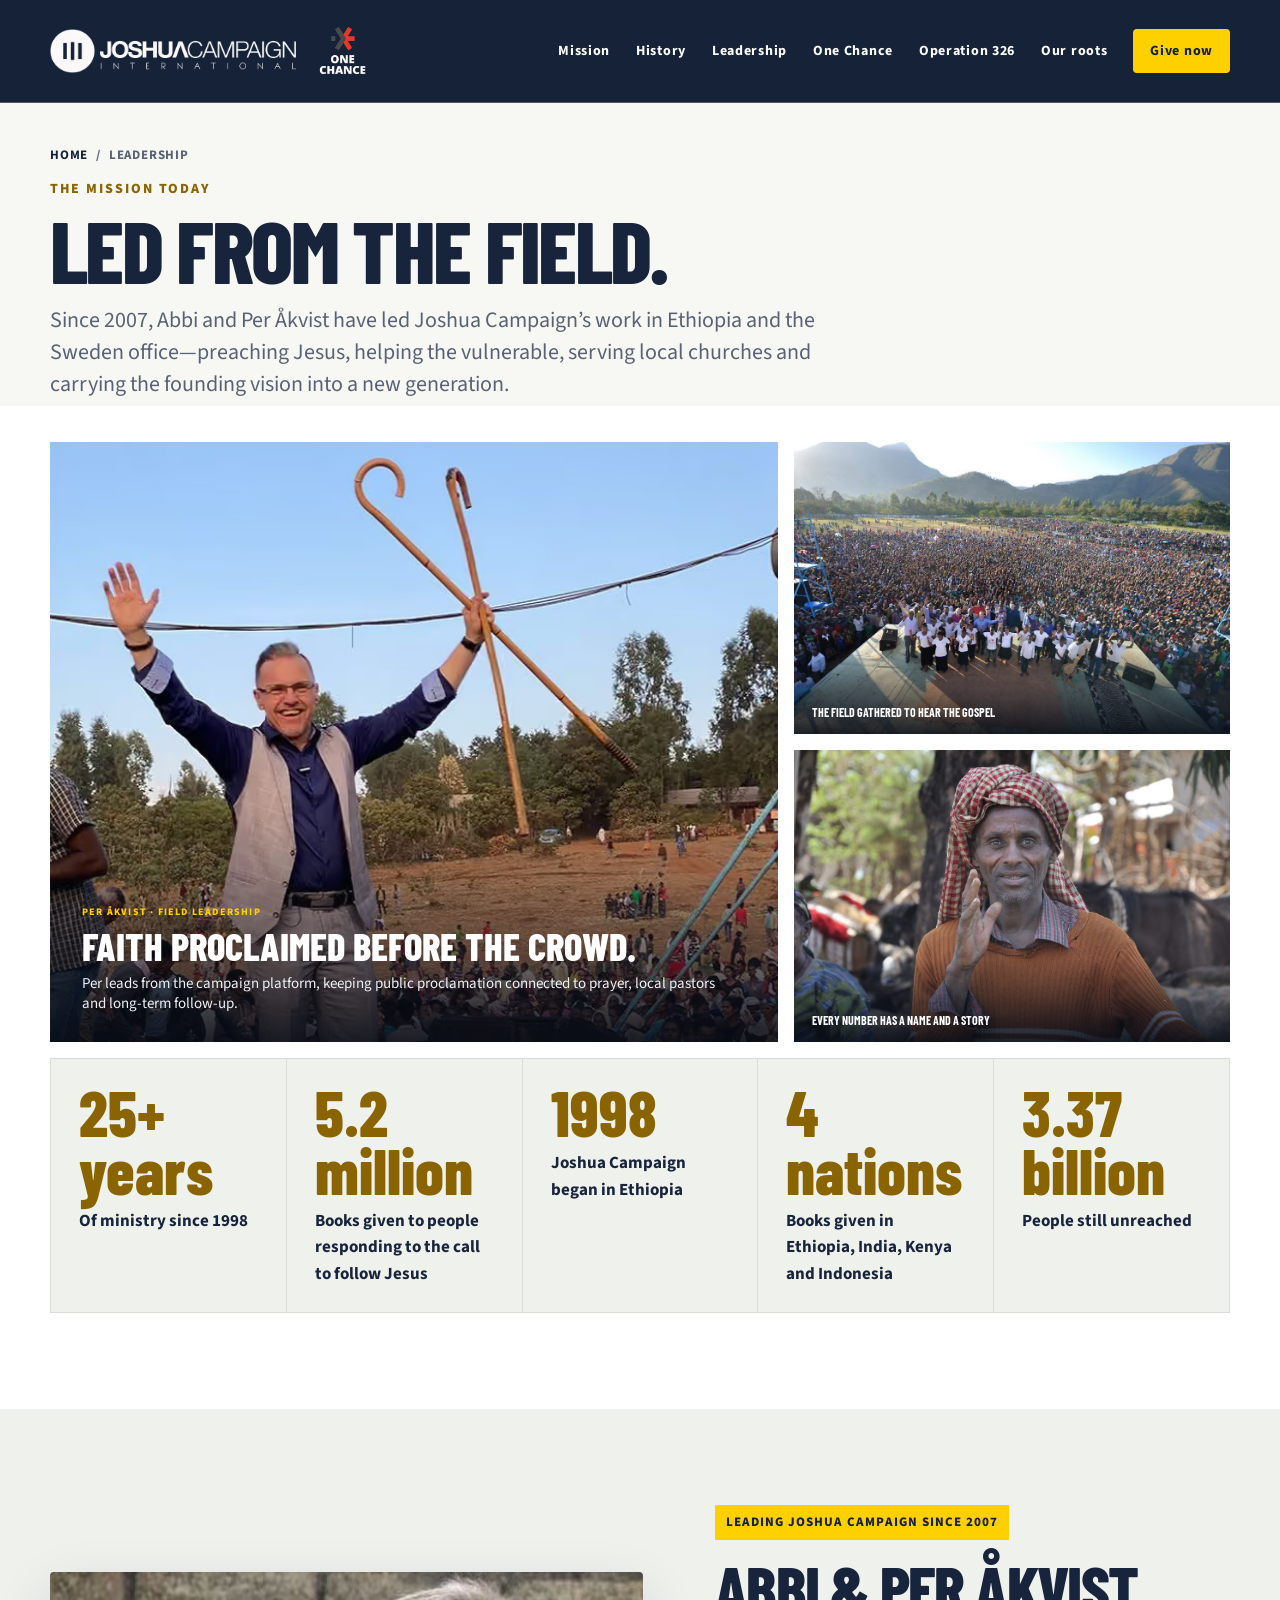
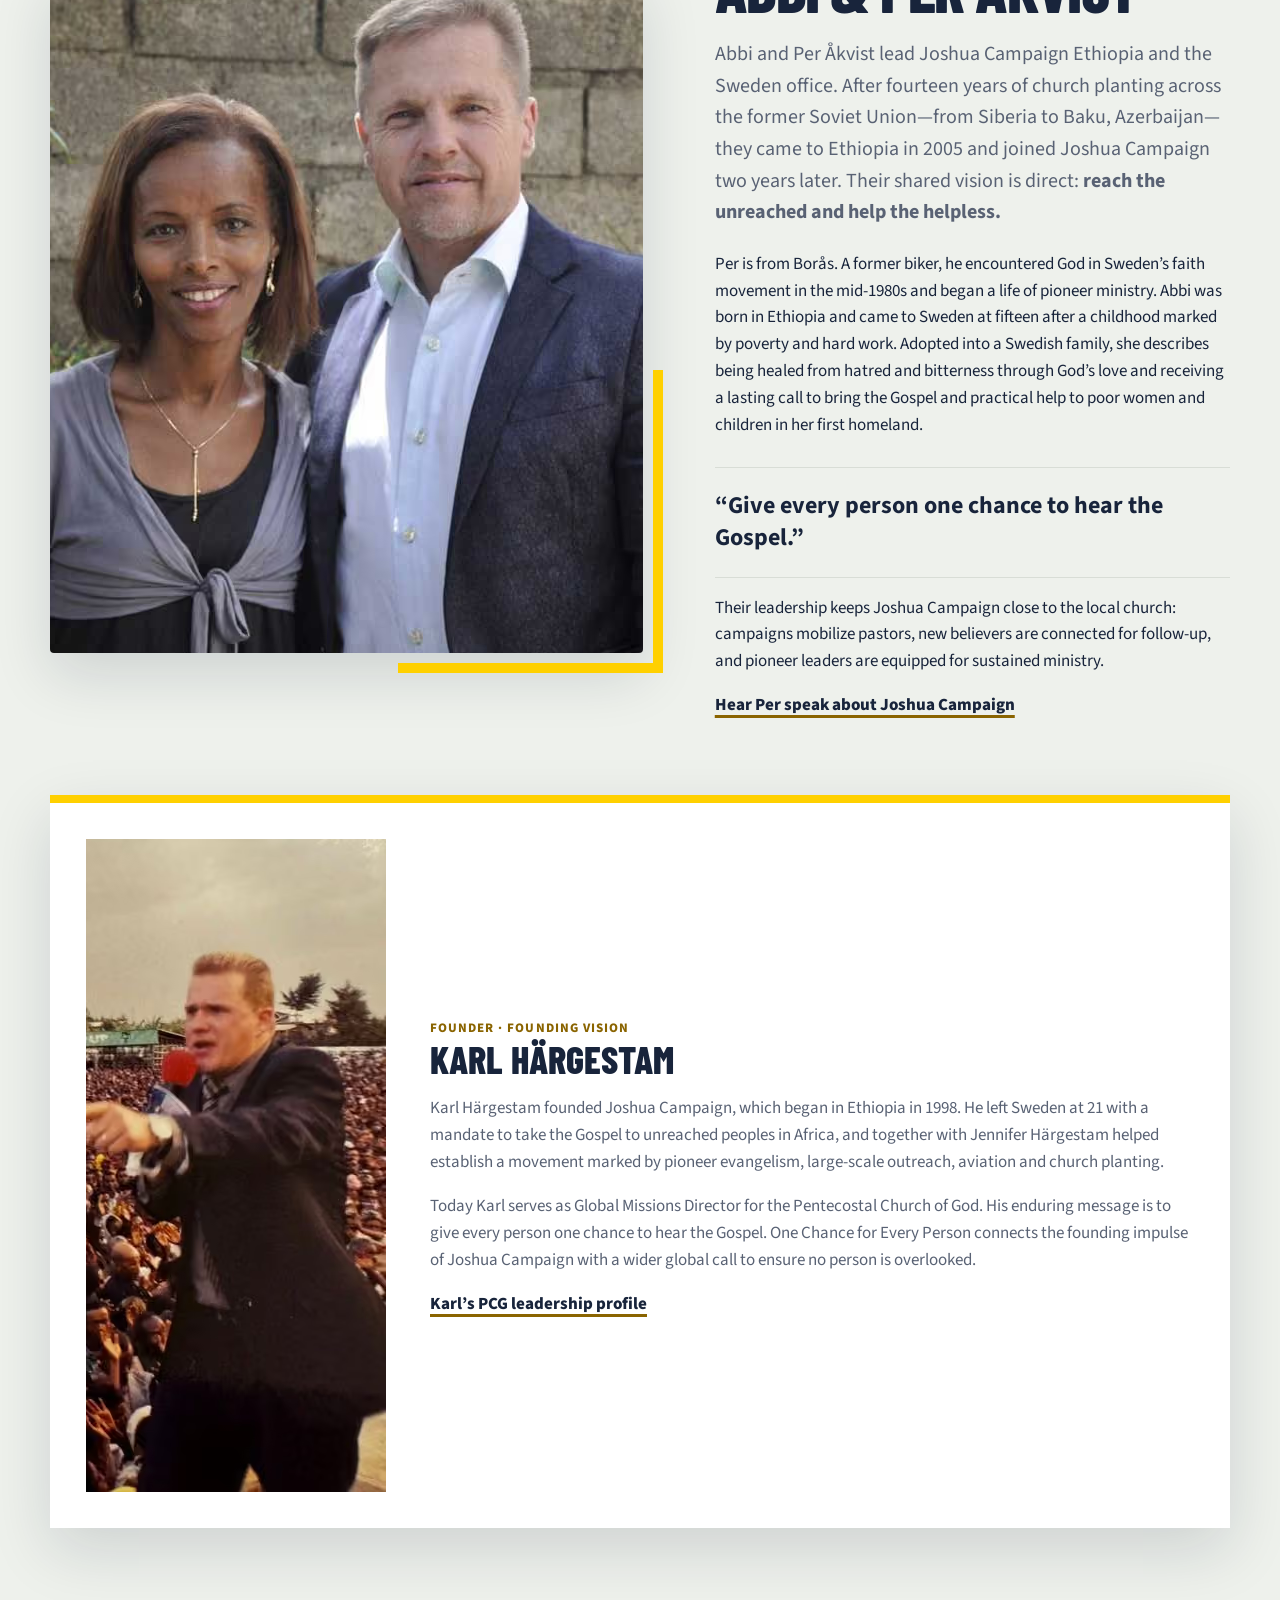
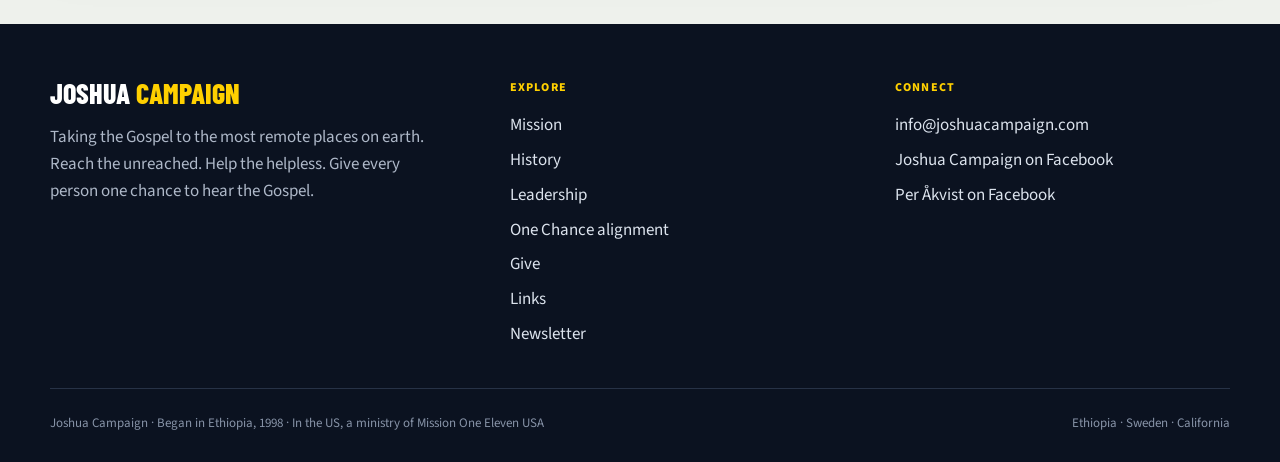
<file: leadership/index.html>
<!doctype html>
<html lang="en">
<head>
  <meta charset="utf-8">
  <meta name="viewport" content="width=device-width, initial-scale=1, viewport-fit=cover">
  <meta name="color-scheme" content="light dark">
  <link rel="icon" href="/favicon.ico" sizes="any">
  <link rel="icon" href="/favicon-32.png" type="image/png" sizes="32x32">
  <link rel="apple-touch-icon" href="/apple-touch-icon.png">
  <title>Leadership | Joshua Campaign</title>
  <meta name="description" content="Abbi and Per Åkvist have led Joshua Campaign in Ethiopia and Sweden since 2007. Karl and Jennifer Härgestam began the ministry in Ethiopia in 1998.">
  <link rel="canonical" href="https://www.joshuacampaign.com/leadership/">
  <meta property="og:title" content="Leadership | Joshua Campaign">
  <meta property="og:description" content="Abbi and Per Åkvist have led Joshua Campaign in Ethiopia and Sweden since 2007. Karl and Jennifer Härgestam began the ministry in Ethiopia in 1998.">
  <meta property="og:image" content="https://www.joshuacampaign.com/assets/per-leading-night.jpg">
  <meta property="og:url" content="https://www.joshuacampaign.com/leadership/">
  <meta property="og:type" content="website">
  <meta name="twitter:card" content="summary_large_image">
  <meta name="twitter:title" content="Leadership | Joshua Campaign">
  <meta name="twitter:description" content="Abbi and Per Åkvist have led Joshua Campaign in Ethiopia and Sweden since 2007. Karl and Jennifer Härgestam began the ministry in Ethiopia in 1998.">
  <meta name="twitter:image" content="https://www.joshuacampaign.com/assets/per-leading-night.jpg">
  <script type="application/ld+json">
{
  "@context": "https://schema.org",
  "@graph": [
    {
      "@type": "WebSite",
      "@id": "https://www.joshuacampaign.com/#website",
      "name": "Joshua Campaign",
      "url": "https://www.joshuacampaign.com/",
      "inLanguage": "en",
      "description": "Joshua Campaign began in Ethiopia in 1998 to give every person one chance to hear the Gospel through mass evangelism, local church partnership and pioneer mission.",
      "publisher": {
        "@id": "https://www.joshuacampaign.com/#organization"
      }
    },
    {
      "@type": "NonprofitOrganization",
      "@id": "https://www.joshuacampaign.com/#organization",
      "name": "Joshua Campaign",
      "alternateName": "New Life Joshua Campaign Ministries",
      "url": "https://www.joshuacampaign.com/",
      "foundingDate": "1998",
      "email": "info@joshuacampaign.com",
      "logo": "https://www.joshuacampaign.com/assets/logo-joshua-campaign.png",
      "description": "Joshua Campaign began in Ethiopia in 1998 to give every person one chance to hear the Gospel through mass evangelism, local church partnership and pioneer mission.",
      "parentOrganization": {
        "@type": "Organization",
        "name": "Pentecostal Church of God",
        "alternateName": "PCG Global Missions",
        "url": "https://www.pcg.org/",
        "sameAs": "https://www.pcgmission.org/"
      },
      "sameAs": [
        "https://www.facebook.com/jeshuacampaignsweden",
        "https://www.facebook.com/per.akvist.9",
        "https://www.instagram.com/joshuacampaignethiopia/",
        "https://joshuacampaign.se/"
      ]
    },
    {
      "@type": "BreadcrumbList",
      "@id": "https://www.joshuacampaign.com/leadership/#breadcrumb",
      "itemListElement": [
        {
          "@type": "ListItem",
          "position": 1,
          "name": "Home",
          "item": "https://www.joshuacampaign.com/"
        },
        {
          "@type": "ListItem",
          "position": 2,
          "name": "Leadership",
          "item": "https://www.joshuacampaign.com/leadership/"
        }
      ]
    }
  ]
}
  </script>
  <link rel="preconnect" href="https://fonts.googleapis.com">
  <link rel="preconnect" href="https://fonts.gstatic.com" crossorigin>
  <link href="https://fonts.googleapis.com/css2?family=Barlow+Condensed:wght@600;700;800&family=Source+Sans+3:wght@400;500;600;700&display=swap" rel="stylesheet">
  <link rel="stylesheet" href="/assets/site.css">
  
</head>
<body>
<a class="skip" href="#main">Skip to content</a>
<header class="site-header"><div class="topbar">
    <nav class="nav wrap" aria-label="Primary navigation">
      <div class="brand-cluster">
        <a class="brand" href="/" aria-label="Joshua Campaign home">
          <picture><source srcset="/assets/logo-joshua-campaign.avif" type="image/avif"><source srcset="/assets/logo-joshua-campaign.webp" type="image/webp"><img src="/assets/logo-joshua-campaign.png" width="640" height="117" alt="Joshua Campaign International" data-atf="true"></picture>
        </a>
        <a class="onechance-header" href="https://onechance.global" target="_blank" rel="noopener" aria-label="Visit One Chance Global">
          <picture><source srcset="/assets/logo-one-chance-mark.avif" type="image/avif"><source srcset="/assets/logo-one-chance-mark.webp" type="image/webp"><img src="/assets/logo-one-chance-mark.png" width="192" height="168" alt="One Chance" data-atf="true"></picture>
        </a>
      </div>
      <button class="menu-btn" type="button" aria-label="Open menu" aria-expanded="false"><span></span></button>
      <div class="nav-links">
        <a href="/mission/">Mission</a>
        <a href="/history/">History</a>
        <a href="/leadership/" aria-current="page">Leadership</a>
        <a href="/#alignment">One Chance</a>
        <a href="https://www.pcgmission.org/#operation" target="_blank" rel="noopener">Operation 326</a>
        <a href="/mission/#roots">Our roots</a>
        <a class="nav-cta" href="/give/">Give now</a>
      </div>
    </nav>
  </div></header>
<main id="main">
  <div class="page-intro wrap">
    <nav class="crumbs" aria-label="Breadcrumb"><a href="/">Home</a><span aria-hidden="true">/</span><span aria-current="page">Leadership</span></nav>
    <p class="kicker">The mission today</p>
    <h1>Led from the field.</h1>
    <p class="dek">Since 2007, Abbi and Per Åkvist have led Joshua Campaign’s work in Ethiopia and the Sweden office—preaching Jesus, helping the vulnerable, serving local churches and carrying the founding vision into a new generation.</p>
  </div>
  <section class="now page-section" id="current-ministry">
    <div class="wrap">
      <div class="now-grid">
        <figure class="now-feature"><picture><source srcset="/assets/per-stage-crutches.avif" type="image/avif"><source srcset="/assets/per-stage-crutches.webp" type="image/webp"><img src="/assets/per-stage-crutches.jpg" width="704" height="931" alt="Per Åkvist holding crutches above the Joshua Campaign stage before a large crowd" data-atf="true"></picture><figcaption class="now-copy"><span class="story-label">Per Åkvist · Field leadership</span><h2>Faith proclaimed before the crowd.</h2><p>Per leads from the campaign platform, keeping public proclamation connected to prayer, local pastors and long-term follow-up.</p></figcaption></figure>
        <div class="now-side">
          <figure><picture><source srcset="/assets/crowd-mountain-valley.avif" type="image/avif"><source srcset="/assets/crowd-mountain-valley.webp" type="image/webp"><img src="/assets/crowd-mountain-valley.jpg" width="1024" height="681" alt="A Joshua Campaign crowd gathered before the stage in a mountain valley" loading="lazy" decoding="async"></picture><figcaption>The field gathered to hear the Gospel</figcaption></figure>
          <figure><picture><source srcset="/assets/local-testimony.avif" type="image/avif"><source srcset="/assets/local-testimony.webp" type="image/webp"><img src="/assets/local-testimony.jpg" width="1200" height="797" alt="A local man sharing his story during Joshua Campaign ministry" loading="lazy" decoding="async"></picture><figcaption>Every number has a name and a story</figcaption></figure>
        </div>
      </div>
      <div class="impact-strip cols-3" aria-label="Joshua Campaign milestones">
        <div class="impact-item"><strong>25+ years</strong><span>Of ministry since 1998</span></div>
        <div class="impact-item"><strong>5.2 million</strong><span>Books given to people responding to the call to follow Jesus</span></div>
        <div class="impact-item"><strong>1998</strong><span>Joshua Campaign began in Ethiopia</span></div>
        <div class="impact-item"><strong>4 nations</strong><span>Books given in Ethiopia, India, Kenya and Indonesia</span></div>
        <div class="impact-item"><strong>3.37 billion</strong><span>People still unreached</span></div>
      </div>
    </div>
  </section>
  <section class="leader" id="leaders">
    <div class="wrap">
      <div class="leader-grid">
        <div class="leader-photo"><picture><source srcset="/assets/per-abbi-portrait.avif" type="image/avif"><source srcset="/assets/per-abbi-portrait.webp" type="image/webp"><img src="/assets/per-abbi-portrait.jpg" width="806" height="681" alt="Per and Abbi Åkvist together in Ethiopia" loading="lazy" decoding="async"></picture></div>
        <div class="leader-copy">
          <span class="role">Leading Joshua Campaign since 2007</span>
          <h2>Abbi &amp; Per Åkvist</h2>
          <p class="bio">Abbi and Per Åkvist lead Joshua Campaign Ethiopia and the Sweden office. After fourteen years of church planting across the former Soviet Union—from Siberia to Baku, Azerbaijan—they came to Ethiopia in 2005 and joined Joshua Campaign two years later. Their shared vision is direct: <strong>reach the unreached and help the helpless.</strong></p>
          <p>Per is from Borås. A former biker, he encountered God in Sweden’s faith movement in the mid-1980s and began a life of pioneer ministry. Abbi was born in Ethiopia and came to Sweden at fifteen after a childhood marked by poverty and hard work. Adopted into a Swedish family, she describes being healed from hatred and bitterness through God’s love and receiving a lasting call to bring the Gospel and practical help to poor women and children in her first homeland.</p>
          <p class="quote">“Give every person one chance to hear the Gospel.”</p>
          <p>Their leadership keeps Joshua Campaign close to the local church: campaigns mobilize pastors, new believers are connected for follow-up, and pioneer leaders are equipped for sustained ministry.</p>
          <a class="text-link" href="https://kingministries.com/podcast/per-akvist-ethiopia-joshua-campaign-one-chance-for-every-person/" target="_blank" rel="noopener">Hear Per speak about Joshua Campaign</a>
        </div>
      </div>
      <div class="founder">
        <article class="founder-card">
          <picture><source srcset="/assets/karl-preaching.avif" type="image/avif"><source srcset="/assets/karl-preaching.webp" type="image/webp"><img src="/assets/karl-preaching.jpg" width="1000" height="653" alt="Karl Härgestam preaching before a large Joshua Campaign crowd" loading="lazy" decoding="async"></picture>
          <div class="founder-copy">
            <span class="title">Founder · Founding vision</span>
            <h2>Karl Härgestam</h2>
            <p>Karl Härgestam founded Joshua Campaign, which began in Ethiopia in 1998. He left Sweden at 21 with a mandate to take the Gospel to unreached peoples in Africa, and together with Jennifer Härgestam helped establish a movement marked by pioneer evangelism, large-scale outreach, aviation and church planting.</p>
            <p>Today Karl serves as Global Missions Director for the Pentecostal Church of God. His enduring message is to give every person one chance to hear the Gospel. One Chance for Every Person connects the founding impulse of Joshua Campaign with a wider global call to ensure no person is overlooked.</p>
            <a class="text-link" href="https://www.pcg.org/about/leadership" target="_blank" rel="noopener">Karl’s PCG leadership profile</a>
          </div>
        </article>
      </div>
    </div>
  </section>
</main>
<footer>
  <div class="wrap">
    <div class="footer-grid">
      <div>
        <div class="footer-brand">Joshua <span>Campaign</span></div>
        <p>Taking the Gospel to the most remote places on earth. Reach the unreached. Help the helpless. Give every person one chance to hear the Gospel.</p>
      </div>
      <div>
        <div class="footer-label">Explore</div>
        <nav aria-label="Footer">
          <a href="/mission/">Mission</a>
          <a href="/history/">History</a>
          <a href="/leadership/">Leadership</a>
          <a href="/#alignment">One Chance alignment</a>
          <a href="/give/">Give</a>
          <a href="/links/">Links</a>
          <a href="https://joshuacampaign.se/nyhetsbrev/" target="_blank" rel="noopener">Newsletter</a>
        </nav>
      </div>
      <div>
        <div class="footer-label">Connect</div>
        <nav aria-label="Contact">
          <a href="mailto:info@joshuacampaign.com">info@joshuacampaign.com</a>
          <a href="https://www.facebook.com/jeshuacampaignsweden" target="_blank" rel="noopener">Joshua Campaign on Facebook</a>
          <a href="https://www.facebook.com/per.akvist.9" target="_blank" rel="noopener">Per Åkvist on Facebook</a>
        </nav>
      </div>
    </div>
    <div class="fineprint">
      <div>Joshua Campaign · Began in Ethiopia, 1998 · In the US, a ministry of Mission One Eleven USA</div>
      <span>Ethiopia · Sweden · California</span>
    </div>
  </div>
</footer>
<script src="/assets/site.js"></script>
</body>
</html>
</file>
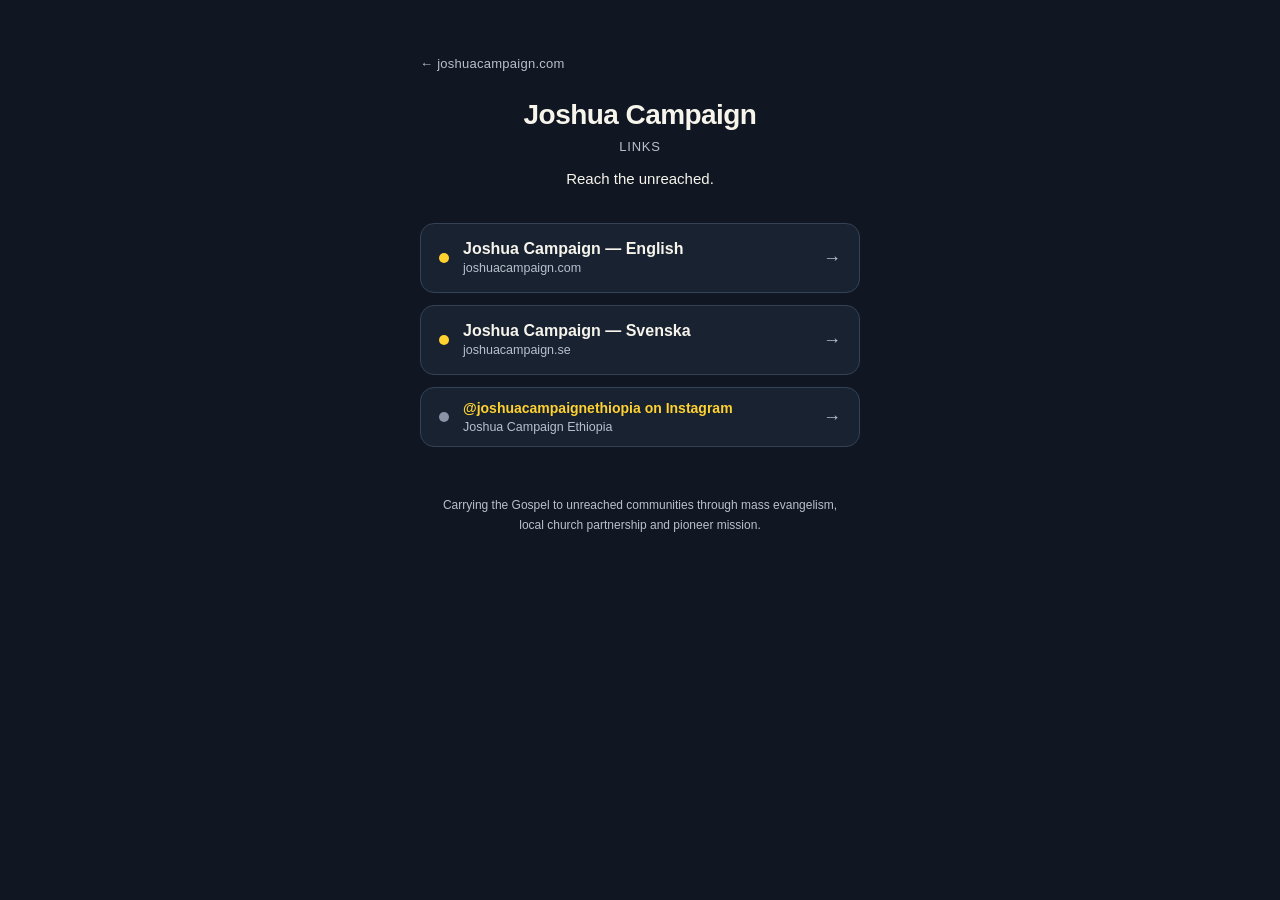
<file: links/index.html>
<!DOCTYPE html>
<html lang="en">
<head>
<meta charset="UTF-8">
<meta name="viewport" content="width=device-width, initial-scale=1.0, viewport-fit=cover">
<title>Links | Joshua Campaign</title>
<meta name="description" content="Joshua Campaign — links to the English and Swedish Joshua Campaign sites and its Instagram. Reach the unreached.">
<link rel="canonical" href="https://www.joshuacampaign.com/links/">
<link rel="icon" href="/favicon.ico" sizes="any">
<link rel="icon" href="/favicon-32.png" type="image/png" sizes="32x32">
<link rel="apple-touch-icon" href="/apple-touch-icon.png">
<meta property="og:type" content="website">
<meta property="og:title" content="Links | Joshua Campaign">
<meta property="og:description" content="Reach the unreached.">
<meta property="og:url" content="https://www.joshuacampaign.com/links/">
<meta property="og:image" content="https://www.joshuacampaign.com/assets/per-leading-night.jpg">
<meta name="twitter:card" content="summary_large_image">
<meta name="twitter:image" content="https://www.joshuacampaign.com/assets/per-leading-night.jpg">
<style>
:root{
  --ink:#f6f4eb; --muted:#b9c0cc; --paper:#101722; --surface:#182231;
  --line:#344255; --gold:#ffd230; --gold-2:#f1bd17;
  --sans:-apple-system,BlinkMacSystemFont,'SF Pro Display','Inter','Helvetica Neue',Arial,sans-serif;
}
*{margin:0;padding:0;box-sizing:border-box}
html{-webkit-text-size-adjust:100%}
body{font-family:var(--sans);background:var(--paper);color:var(--ink);min-height:100vh;display:flex;flex-direction:column;align-items:center;padding:56px 20px 72px}
.wrap{width:100%;max-width:440px;display:flex;flex-direction:column;align-items:center}
.back{align-self:flex-start;font-size:13px;color:var(--muted);text-decoration:none;margin-bottom:28px;letter-spacing:.02em}
.back:hover{color:var(--gold)}
h1{font-size:28px;font-weight:700;letter-spacing:-0.02em;text-align:center}
.sub{font-size:13px;color:var(--muted);margin-top:8px;text-align:center;letter-spacing:.06em;text-transform:uppercase}
.motto{font-size:15px;color:var(--ink);margin-top:16px;text-align:center;font-weight:500}
.links{width:100%;margin-top:36px;display:flex;flex-direction:column;gap:12px}
a.link{display:flex;align-items:center;gap:14px;text-decoration:none;color:var(--ink);background:var(--surface);border:1px solid var(--line);border-radius:14px;padding:16px 18px;transition:transform .15s ease,box-shadow .15s ease,border-color .15s ease}
a.link:hover{transform:translateY(-1px);border-color:var(--gold);box-shadow:0 8px 24px rgba(0,0,0,.35)}
a.link:active{transform:translateY(0)}
.dot{flex:0 0 auto;width:10px;height:10px;border-radius:50%;background:var(--gold)}
.link-text{flex:1;min-width:0}
.link-title{font-size:16px;font-weight:600}
.link-url{font-size:12.5px;color:var(--muted);margin-top:2px}
.arrow{flex:0 0 auto;color:var(--muted);font-size:18px}
a.link.ig-row{padding:11px 18px}
.dot.dim{background:#8a94a6}
.ig-title{font-size:14px;font-weight:600;color:var(--gold)}
footer{margin-top:48px;font-size:12px;color:var(--muted);text-align:center;line-height:1.7}
</style>
  <script type="application/ld+json">
{
  "@context": "https://schema.org",
  "@graph": [
    {
      "@type": "WebSite",
      "@id": "https://www.joshuacampaign.com/#website",
      "name": "Joshua Campaign",
      "url": "https://www.joshuacampaign.com/",
      "inLanguage": "en",
      "description": "Joshua Campaign began in Ethiopia in 1998 to give every person one chance to hear the Gospel through mass evangelism, local church partnership and pioneer mission.",
      "publisher": {
        "@id": "https://www.joshuacampaign.com/#organization"
      }
    },
    {
      "@type": "NonprofitOrganization",
      "@id": "https://www.joshuacampaign.com/#organization",
      "name": "Joshua Campaign",
      "alternateName": "New Life Joshua Campaign Ministries",
      "url": "https://www.joshuacampaign.com/",
      "foundingDate": "1998",
      "email": "info@joshuacampaign.com",
      "logo": "https://www.joshuacampaign.com/assets/logo-joshua-campaign.png",
      "description": "Joshua Campaign began in Ethiopia in 1998 to give every person one chance to hear the Gospel through mass evangelism, local church partnership and pioneer mission.",
      "parentOrganization": {
        "@type": "Organization",
        "name": "Pentecostal Church of God",
        "alternateName": "PCG Global Missions",
        "url": "https://www.pcg.org/",
        "sameAs": "https://www.pcgmission.org/"
      },
      "sameAs": [
        "https://www.facebook.com/jeshuacampaignsweden",
        "https://www.facebook.com/per.akvist.9",
        "https://www.instagram.com/joshuacampaignethiopia/",
        "https://joshuacampaign.se/"
      ]
    },
    {
      "@type": "BreadcrumbList",
      "@id": "https://www.joshuacampaign.com/links/#breadcrumb",
      "itemListElement": [
        {
          "@type": "ListItem",
          "position": 1,
          "name": "Home",
          "item": "https://www.joshuacampaign.com/"
        },
        {
          "@type": "ListItem",
          "position": 2,
          "name": "Links",
          "item": "https://www.joshuacampaign.com/links/"
        }
      ]
    }
  ]
}
  </script>
</head>
<body>
<div class="wrap">
  <a class="back" href="../">&larr; joshuacampaign.com</a>
  <h1>Joshua Campaign</h1>
  <div class="sub">Links</div>
  <p class="motto">Reach the unreached.</p>
  <div class="links">
    <a class="link" href="https://www.joshuacampaign.com/">
      <span class="dot"></span>
      <span class="link-text"><span class="link-title">Joshua Campaign — English</span><br><span class="link-url">joshuacampaign.com</span></span>
      <span class="arrow">&rarr;</span>
    </a>
    <a class="link" href="https://joshuacampaign.se/">
      <span class="dot"></span>
      <span class="link-text"><span class="link-title">Joshua Campaign — Svenska</span><br><span class="link-url">joshuacampaign.se</span></span>
      <span class="arrow">&rarr;</span>
    </a>
    <a class="link ig-row" href="https://www.instagram.com/joshuacampaignethiopia/">
      <span class="dot dim"></span>
      <span class="link-text"><span class="link-title ig-title">@joshuacampaignethiopia on Instagram</span><br><span class="link-url">Joshua Campaign Ethiopia</span></span>
      <span class="arrow">&rarr;</span>
    </a>
  </div>
  <footer>Carrying the Gospel to unreached communities through mass evangelism,<br>local church partnership and pioneer mission.</footer>
</div>
</body>
</html>
</file>
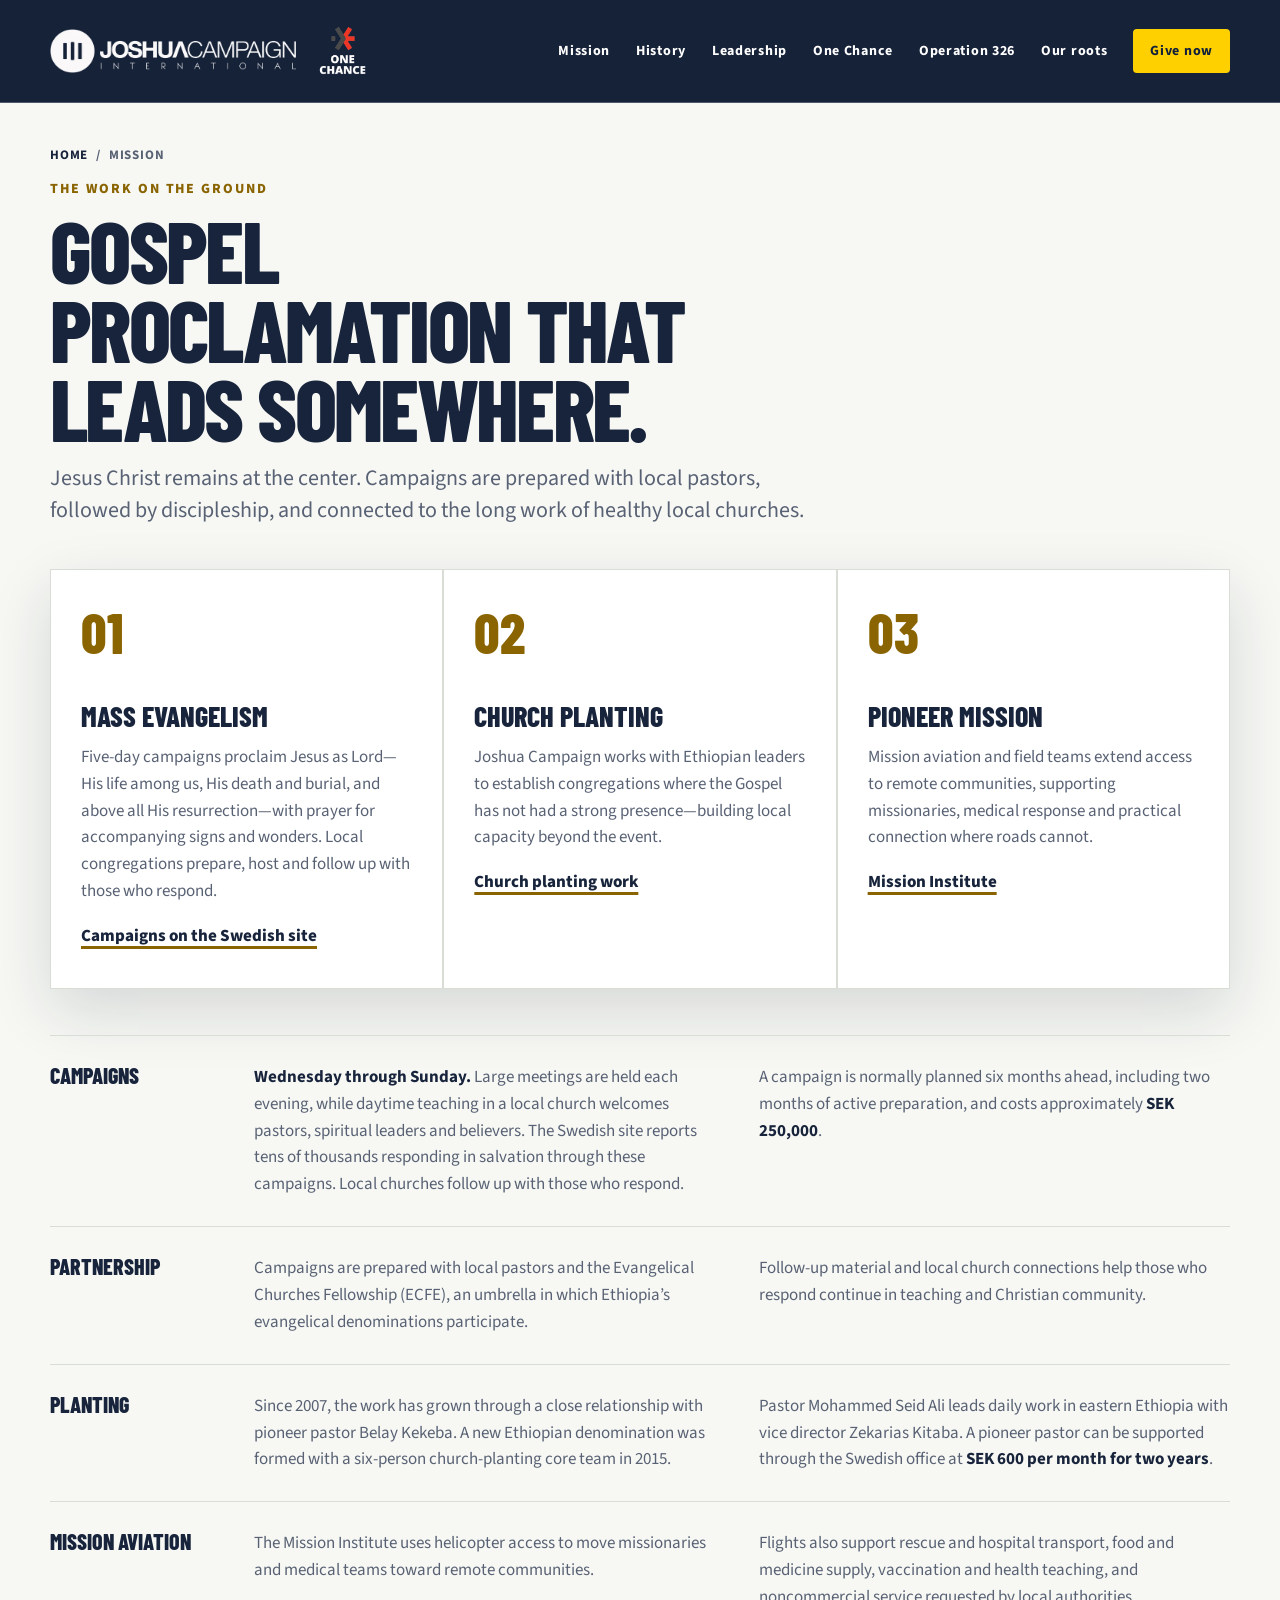
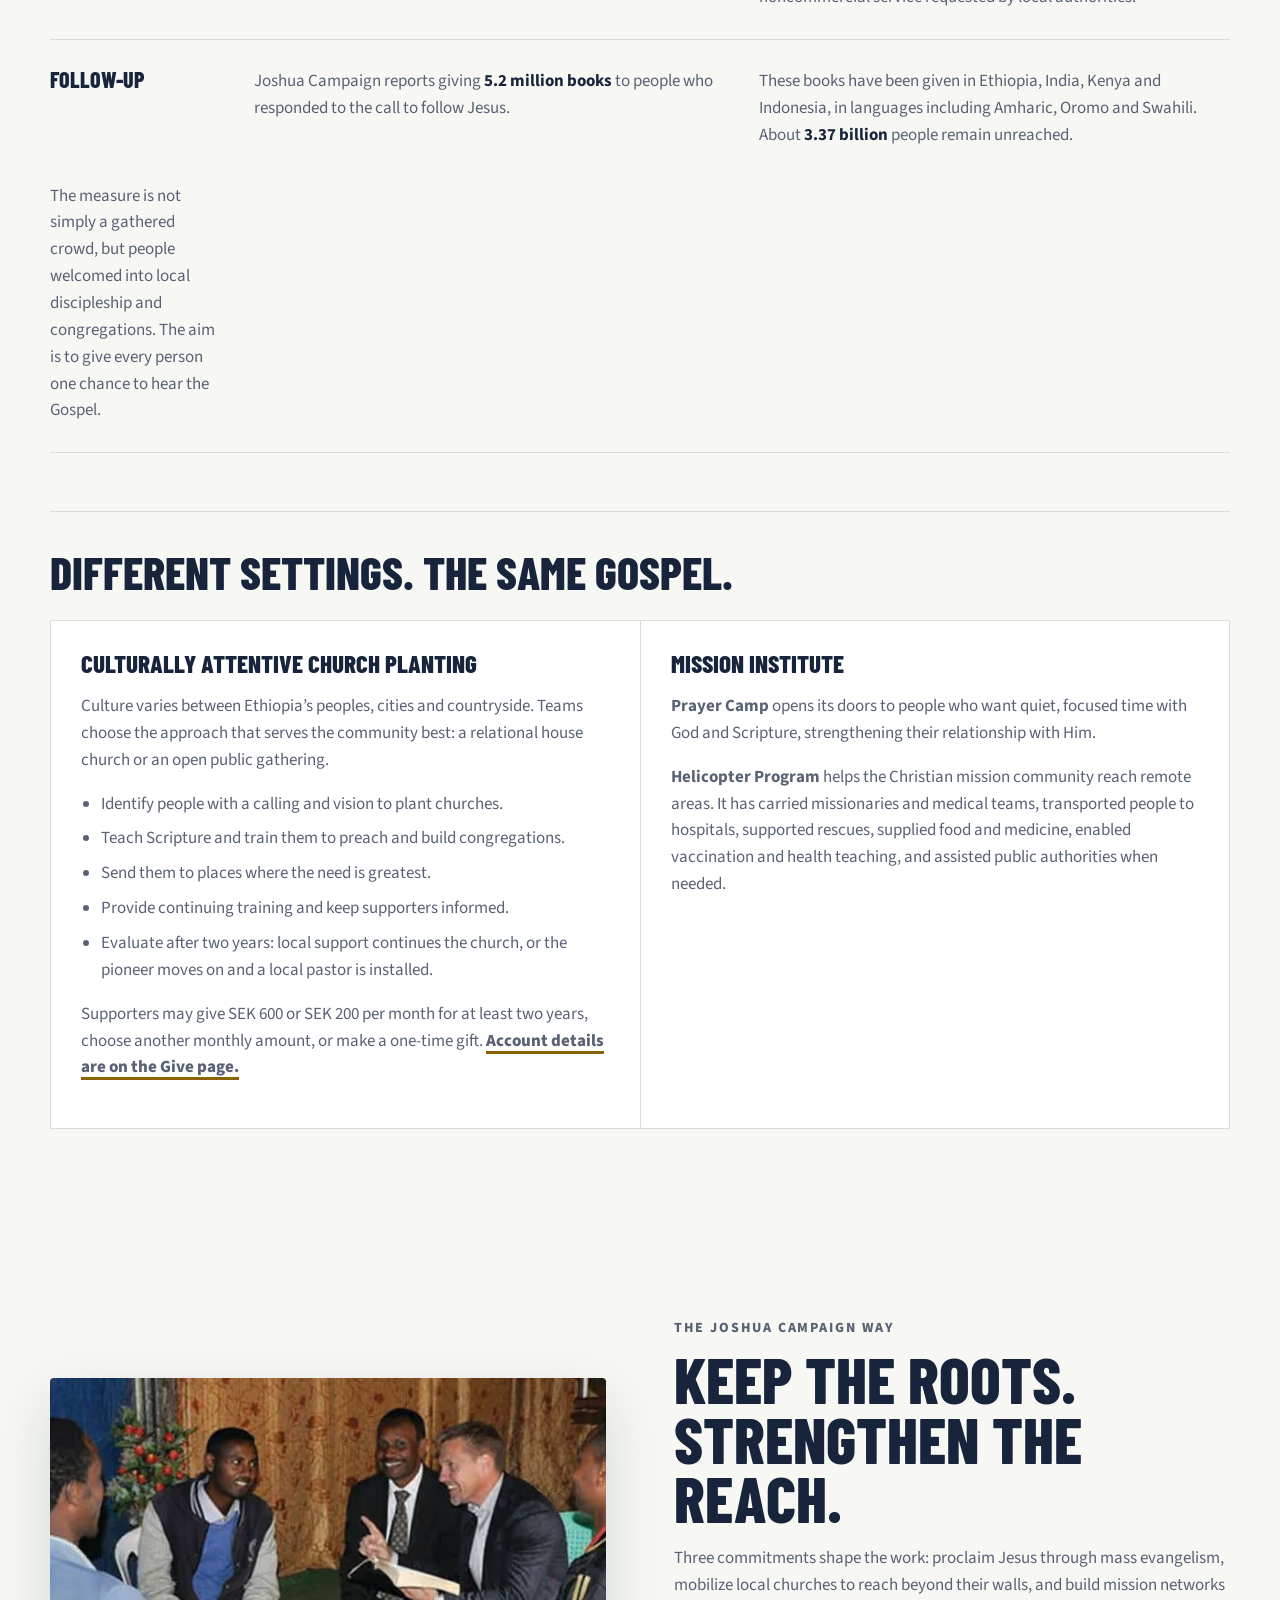
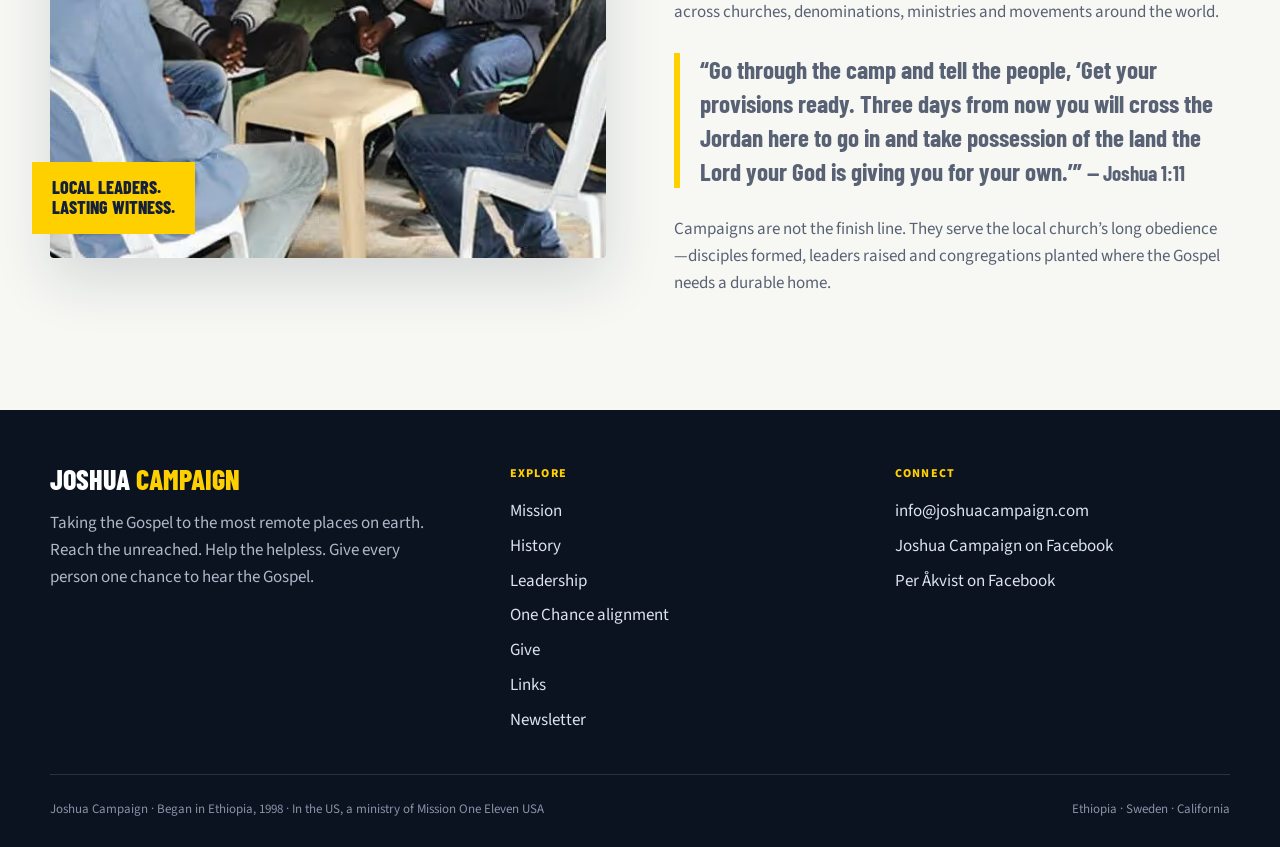
<file: mission/index.html>
<!doctype html>
<html lang="en">
<head>
  <meta charset="utf-8">
  <meta name="viewport" content="width=device-width, initial-scale=1, viewport-fit=cover">
  <meta name="color-scheme" content="light dark">
  <link rel="icon" href="/favicon.ico" sizes="any">
  <link rel="icon" href="/favicon-32.png" type="image/png" sizes="32x32">
  <link rel="apple-touch-icon" href="/apple-touch-icon.png">
  <title>Mission | Joshua Campaign</title>
  <meta name="description" content="Joshua Campaign proclaims Jesus through mass evangelism, church planting and pioneer mission so local churches can give every person one chance to hear the Gospel.">
  <link rel="canonical" href="https://www.joshuacampaign.com/mission/">
  <meta property="og:title" content="Mission | Joshua Campaign">
  <meta property="og:description" content="Joshua Campaign proclaims Jesus through mass evangelism, church planting and pioneer mission so local churches can give every person one chance to hear the Gospel.">
  <meta property="og:image" content="https://www.joshuacampaign.com/assets/per-leading-night.jpg">
  <meta property="og:url" content="https://www.joshuacampaign.com/mission/">
  <meta property="og:type" content="website">
  <meta name="twitter:card" content="summary_large_image">
  <meta name="twitter:title" content="Mission | Joshua Campaign">
  <meta name="twitter:description" content="Joshua Campaign proclaims Jesus through mass evangelism, church planting and pioneer mission so local churches can give every person one chance to hear the Gospel.">
  <meta name="twitter:image" content="https://www.joshuacampaign.com/assets/per-leading-night.jpg">
  <script type="application/ld+json">
{
  "@context": "https://schema.org",
  "@graph": [
    {
      "@type": "WebSite",
      "@id": "https://www.joshuacampaign.com/#website",
      "name": "Joshua Campaign",
      "url": "https://www.joshuacampaign.com/",
      "inLanguage": "en",
      "description": "Joshua Campaign began in Ethiopia in 1998 to give every person one chance to hear the Gospel through mass evangelism, local church partnership and pioneer mission.",
      "publisher": {
        "@id": "https://www.joshuacampaign.com/#organization"
      }
    },
    {
      "@type": "NonprofitOrganization",
      "@id": "https://www.joshuacampaign.com/#organization",
      "name": "Joshua Campaign",
      "alternateName": "New Life Joshua Campaign Ministries",
      "url": "https://www.joshuacampaign.com/",
      "foundingDate": "1998",
      "email": "info@joshuacampaign.com",
      "logo": "https://www.joshuacampaign.com/assets/logo-joshua-campaign.png",
      "description": "Joshua Campaign began in Ethiopia in 1998 to give every person one chance to hear the Gospel through mass evangelism, local church partnership and pioneer mission.",
      "parentOrganization": {
        "@type": "Organization",
        "name": "Pentecostal Church of God",
        "alternateName": "PCG Global Missions",
        "url": "https://www.pcg.org/",
        "sameAs": "https://www.pcgmission.org/"
      },
      "sameAs": [
        "https://www.facebook.com/jeshuacampaignsweden",
        "https://www.facebook.com/per.akvist.9",
        "https://www.instagram.com/joshuacampaignethiopia/",
        "https://joshuacampaign.se/"
      ]
    },
    {
      "@type": "BreadcrumbList",
      "@id": "https://www.joshuacampaign.com/mission/#breadcrumb",
      "itemListElement": [
        {
          "@type": "ListItem",
          "position": 1,
          "name": "Home",
          "item": "https://www.joshuacampaign.com/"
        },
        {
          "@type": "ListItem",
          "position": 2,
          "name": "Mission",
          "item": "https://www.joshuacampaign.com/mission/"
        }
      ]
    }
  ]
}
  </script>
  <link rel="preconnect" href="https://fonts.googleapis.com">
  <link rel="preconnect" href="https://fonts.gstatic.com" crossorigin>
  <link href="https://fonts.googleapis.com/css2?family=Barlow+Condensed:wght@600;700;800&family=Source+Sans+3:wght@400;500;600;700&display=swap" rel="stylesheet">
  <link rel="stylesheet" href="/assets/site.css">
  
</head>
<body>
<a class="skip" href="#main">Skip to content</a>
<header class="site-header"><div class="topbar">
    <nav class="nav wrap" aria-label="Primary navigation">
      <div class="brand-cluster">
        <a class="brand" href="/" aria-label="Joshua Campaign home">
          <picture><source srcset="/assets/logo-joshua-campaign.avif" type="image/avif"><source srcset="/assets/logo-joshua-campaign.webp" type="image/webp"><img src="/assets/logo-joshua-campaign.png" width="640" height="117" alt="Joshua Campaign International" data-atf="true"></picture>
        </a>
        <a class="onechance-header" href="https://onechance.global" target="_blank" rel="noopener" aria-label="Visit One Chance Global">
          <picture><source srcset="/assets/logo-one-chance-mark.avif" type="image/avif"><source srcset="/assets/logo-one-chance-mark.webp" type="image/webp"><img src="/assets/logo-one-chance-mark.png" width="192" height="168" alt="One Chance" data-atf="true"></picture>
        </a>
      </div>
      <button class="menu-btn" type="button" aria-label="Open menu" aria-expanded="false"><span></span></button>
      <div class="nav-links">
        <a href="/mission/" aria-current="page">Mission</a>
        <a href="/history/">History</a>
        <a href="/leadership/">Leadership</a>
        <a href="/#alignment">One Chance</a>
        <a href="https://www.pcgmission.org/#operation" target="_blank" rel="noopener">Operation 326</a>
        <a href="/mission/#roots">Our roots</a>
        <a class="nav-cta" href="/give/">Give now</a>
      </div>
    </nav>
  </div></header>
<main id="main">
  <div class="page-intro wrap">
    <nav class="crumbs" aria-label="Breadcrumb"><a href="/">Home</a><span aria-hidden="true">/</span><span aria-current="page">Mission</span></nav>
    <p class="kicker">The work on the ground</p>
    <h1>Gospel proclamation that leads somewhere.</h1>
    <p class="dek">Jesus Christ remains at the center. Campaigns are prepared with local pastors, followed by discipleship, and connected to the long work of healthy local churches.</p>
  </div>
  <section class="page-section">
    <div class="wrap">
      <div class="work-grid">
        <article class="work-card"><div class="num">01</div><h2>Mass evangelism</h2><p>Five-day campaigns proclaim Jesus as Lord—His life among us, His death and burial, and above all His resurrection—with prayer for accompanying signs and wonders. Local congregations prepare, host and follow up with those who respond.</p><a href="https://joshuacampaign.se/kampanjer/" target="_blank" rel="noopener">Campaigns on the Swedish site</a></article>
        <article class="work-card"><div class="num">02</div><h2>Church planting</h2><p>Joshua Campaign works with Ethiopian leaders to establish congregations where the Gospel has not had a strong presence—building local capacity beyond the event.</p><a href="https://joshuacampaign.se/forsamlingsplantering/" target="_blank" rel="noopener">Church planting work</a></article>
        <article class="work-card"><div class="num">03</div><h2>Pioneer mission</h2><p>Mission aviation and field teams extend access to remote communities, supporting missionaries, medical response and practical connection where roads cannot.</p><a href="https://joshuacampaign.se/mission-institute/" target="_blank" rel="noopener">Mission Institute</a></article>
      </div>
      <div class="field-notes" aria-label="How Joshua Campaign works">
        <div class="field-row"><strong>Campaigns</strong><p><b>Wednesday through Sunday.</b> Large meetings are held each evening, while daytime teaching in a local church welcomes pastors, spiritual leaders and believers. The Swedish site reports tens of thousands responding in salvation through these campaigns. Local churches follow up with those who respond.</p><p>A campaign is normally planned six months ahead, including two months of active preparation, and costs approximately <b>SEK 250,000</b>.</p></div>
        <div class="field-row"><strong>Partnership</strong><p>Campaigns are prepared with local pastors and the Evangelical Churches Fellowship (ECFE), an umbrella in which Ethiopia’s evangelical denominations participate.</p><p>Follow-up material and local church connections help those who respond continue in teaching and Christian community.</p></div>
        <div class="field-row"><strong>Planting</strong><p>Since 2007, the work has grown through a close relationship with pioneer pastor Belay Kekeba. A new Ethiopian denomination was formed with a six-person church-planting core team in 2015.</p><p>Pastor Mohammed Seid Ali leads daily work in eastern Ethiopia with vice director Zekarias Kitaba. A pioneer pastor can be supported through the Swedish office at <b>SEK 600 per month for two years</b>.</p></div>
        <div class="field-row"><strong>Mission aviation</strong><p>The Mission Institute uses helicopter access to move missionaries and medical teams toward remote communities.</p><p>Flights also support rescue and hospital transport, food and medicine supply, vaccination and health teaching, and noncommercial service requested by local authorities.</p></div>
        <div class="field-row"><strong>Follow-up</strong><p>Joshua Campaign reports giving <b>5.2 million books</b> to people who responded to the call to follow Jesus.</p><p>These books have been given in Ethiopia, India, Kenya and Indonesia, in languages including Amharic, Oromo and Swahili. About <b>3.37 billion</b> people remain unreached.</p><p>The measure is not simply a gathered crowd, but people welcomed into local discipleship and congregations. The aim is to give every person one chance to hear the Gospel.</p></div>
      </div>
      <div class="mission-details">
        <h2>Different settings. The same Gospel.</h2>
        <div class="method-grid">
          <article class="method"><h3>Culturally attentive church planting</h3><p>Culture varies between Ethiopia’s peoples, cities and countryside. Teams choose the approach that serves the community best: a relational house church or an open public gathering.</p><ul><li>Identify people with a calling and vision to plant churches.</li><li>Teach Scripture and train them to preach and build congregations.</li><li>Send them to places where the need is greatest.</li><li>Provide continuing training and keep supporters informed.</li><li>Evaluate after two years: local support continues the church, or the pioneer moves on and a local pastor is installed.</li></ul><p>Supporters may give SEK 600 or SEK 200 per month for at least two years, choose another monthly amount, or make a one-time gift. <a class="text-link" href="/give/">Account details are on the Give page.</a></p></article>
          <article class="method"><h3>Mission Institute</h3><p><strong>Prayer Camp</strong> opens its doors to people who want quiet, focused time with God and Scripture, strengthening their relationship with Him.</p><p><strong>Helicopter Program</strong> helps the Christian mission community reach remote areas. It has carried missionaries and medical teams, transported people to hospitals, supported rescues, supplied food and medicine, enabled vaccination and health teaching, and assisted public authorities when needed.</p></article>
        </div>
      </div>
    </div>
  </section>
  <section id="roots">
    <div class="wrap roots-grid">
      <div class="roots-img"><picture><source srcset="/assets/per-with-leaders.avif" type="image/avif"><source srcset="/assets/per-with-leaders.webp" type="image/webp"><img src="/assets/per-with-leaders.jpg" width="911" height="526" alt="Per Åkvist teaching and talking with Ethiopian church leaders" loading="lazy" decoding="async"></picture><div class="tag">Local leaders.<br>Lasting witness.</div></div>
      <div class="roots-copy">
        <p class="kicker">The Joshua Campaign way</p>
        <h2>Keep the roots. Strengthen the reach.</h2>
        <p>Three commitments shape the work: proclaim Jesus through mass evangelism, mobilize local churches to reach beyond their walls, and build mission networks across churches, denominations, ministries and movements around the world.</p>
        <p class="scripture">“Go through the camp and tell the people, ‘Get your provisions ready. Three days from now you will cross the Jordan here to go in and take possession of the land the Lord your God is giving you for your own.’” <small>— Joshua 1:11</small></p>
        <p>Campaigns are not the finish line. They serve the local church’s long obedience—disciples formed, leaders raised and congregations planted where the Gospel needs a durable home.</p>
      </div>
    </div>
  </section>
</main>
<footer>
  <div class="wrap">
    <div class="footer-grid">
      <div>
        <div class="footer-brand">Joshua <span>Campaign</span></div>
        <p>Taking the Gospel to the most remote places on earth. Reach the unreached. Help the helpless. Give every person one chance to hear the Gospel.</p>
      </div>
      <div>
        <div class="footer-label">Explore</div>
        <nav aria-label="Footer">
          <a href="/mission/">Mission</a>
          <a href="/history/">History</a>
          <a href="/leadership/">Leadership</a>
          <a href="/#alignment">One Chance alignment</a>
          <a href="/give/">Give</a>
          <a href="/links/">Links</a>
          <a href="https://joshuacampaign.se/nyhetsbrev/" target="_blank" rel="noopener">Newsletter</a>
        </nav>
      </div>
      <div>
        <div class="footer-label">Connect</div>
        <nav aria-label="Contact">
          <a href="mailto:info@joshuacampaign.com">info@joshuacampaign.com</a>
          <a href="https://www.facebook.com/jeshuacampaignsweden" target="_blank" rel="noopener">Joshua Campaign on Facebook</a>
          <a href="https://www.facebook.com/per.akvist.9" target="_blank" rel="noopener">Per Åkvist on Facebook</a>
        </nav>
      </div>
    </div>
    <div class="fineprint">
      <div>Joshua Campaign · Began in Ethiopia, 1998 · In the US, a ministry of Mission One Eleven USA</div>
      <span>Ethiopia · Sweden · California</span>
    </div>
  </div>
</footer>
<script src="/assets/site.js"></script>
</body>
</html>
</file>
<file: assets/site.css>
:root{
      color-scheme:light dark;
      --ink:#18243b;--ink-2:#263552;--paper:#f7f8f4;--surface:#fff;--surface-2:#eef1ec;
      --gold:#ffd000;--gold-2:#8a6400;--muted:#596274;--line:#d8ddd6;--white:#fff;--red:#c61d25;
      --shadow:0 22px 58px rgba(16,27,47,.14);--display:"Barlow Condensed",sans-serif;--body:"Source Sans 3",sans-serif;
    }
    @media(prefers-color-scheme:dark){
      :root{--ink:#f6f4eb;--ink-2:#dce2ec;--paper:#101722;--surface:#182231;--surface-2:#202c3c;--muted:#b9c0cc;--line:#344255;--gold:#ffd230;--gold-2:#f1bd17;--shadow:0 22px 58px rgba(0,0,0,.36)}
    }
    *{box-sizing:border-box}html{scroll-behavior:smooth}body{margin:0;background:var(--paper);color:var(--ink);font-family:var(--body);font-size:17px;line-height:1.58}body.nav-open{overflow:hidden}
    a{color:inherit}img{max-width:100%;display:block}.wrap{width:min(1180px,calc(100% - 40px));margin-inline:auto}
    .hero{min-height:760px;position:relative;display:grid;grid-template-rows:auto 1fr;background:#162238;color:#fff;overflow:hidden}.hero-slides{position:absolute;inset:0}.hero-slide{position:absolute;inset:0;width:100%;height:100%;object-fit:cover;object-position:center;opacity:0;transition:opacity 1.1s ease}.hero-slide.hero-mirrored{transform:scaleX(-1)}.hero-slide.active{opacity:1}.hero:after{content:"";position:absolute;z-index:1;inset:0;background:linear-gradient(90deg,rgba(10,18,33,.9) 0%,rgba(10,18,33,.66) 46%,rgba(10,18,33,.2) 82%),linear-gradient(0deg,rgba(8,14,27,.7),transparent 56%)}.hero-carousel-control{position:absolute;z-index:4;right:max(20px,calc((100% - 1180px)/2));bottom:42px;display:flex;align-items:center;gap:8px;padding:8px;background:rgba(8,14,27,.72);border:1px solid rgba(255,255,255,.35);border-radius:4px}.hero-dots{display:flex;gap:7px}.hero-dot{width:30px;height:3px;padding:0;border:0;background:rgba(255,255,255,.42);cursor:pointer}.hero-dot[aria-current="true"]{background:var(--gold)}.carousel-toggle{border:0;background:transparent;color:#fff;padding:3px 7px;font:700 12px/1 var(--body);text-transform:uppercase;letter-spacing:.06em;cursor:pointer}.hero-dot:focus-visible,.carousel-toggle:focus-visible{outline:2px solid var(--gold);outline-offset:3px}
    .topbar,.hero-content{position:relative}.topbar{z-index:5;padding:22px 0;border-bottom:1px solid rgba(255,255,255,.25)}.hero-content{z-index:2}.nav{display:flex;align-items:center;justify-content:space-between;gap:24px}.brand-cluster{display:flex;align-items:center;gap:18px;min-width:0}.brand{display:block;text-decoration:none;color:#fff;flex:0 1 246px}.brand img{width:246px;height:auto}.onechance-header{display:grid;place-items:center;flex:0 0 auto;width:58px;height:58px}.onechance-header img{width:100%;height:100%;object-fit:contain}.brand:focus-visible,.onechance-header:focus-visible{outline:3px solid var(--gold);outline-offset:4px}.nav-links{display:flex;align-items:center;gap:26px}.nav-links a{text-decoration:none;font-weight:700;font-size:14px;letter-spacing:.05em}.nav-links a:hover,.nav-links a:focus-visible{color:var(--gold)}.nav-cta{padding:11px 17px;background:var(--gold);color:#13203a!important;border-radius:4px}.menu-btn{display:none;border:1px solid rgba(255,255,255,.45);background:transparent;color:#fff;width:46px;height:42px;border-radius:4px;font-size:0}.menu-btn span,.menu-btn:before,.menu-btn:after{content:"";display:block;height:2px;width:22px;background:currentColor;margin:5px auto}
    .hero-content{align-self:end;padding:100px 0 86px}.eyebrow{display:flex;align-items:center;gap:12px;font-weight:800;letter-spacing:.13em;text-transform:uppercase;font-size:13px;color:var(--gold)}.eyebrow:before{content:"";width:46px;height:4px;background:currentColor}.hero h1{font:800 clamp(62px,9vw,122px)/.82 var(--display);letter-spacing:-.035em;text-transform:uppercase;max-width:820px;margin:25px 0 28px}.hero h1 span{color:var(--gold)}.lead{font-size:clamp(20px,2.2vw,29px);line-height:1.28;max-width:650px;margin:0;color:#fff}.hero-actions{display:flex;gap:14px;flex-wrap:wrap;margin-top:34px}.btn{display:inline-flex;align-items:center;justify-content:center;gap:10px;padding:14px 20px;border-radius:4px;text-decoration:none;font-weight:800;letter-spacing:.04em;border:2px solid transparent}.btn-primary{background:var(--gold);color:#142039}.btn-secondary{border-color:rgba(255,255,255,.65);color:#fff}.btn svg{width:18px}.hero-note{display:flex;gap:10px;align-items:center;margin-top:26px;color:#dfe5ec;font-size:14px}.hero-note span{width:8px;height:8px;border-radius:50%;background:var(--gold)}
    .mission-band{background:var(--gold);color:#15223b}.mission-band .wrap{display:grid;grid-template-columns:1fr auto;gap:28px;align-items:center;padding:23px 0}.mission-band strong{font:800 27px/1.1 var(--display);text-transform:uppercase;letter-spacing:.01em}.mission-band p{margin:4px 0 0}.mission-band a{font-weight:800;text-decoration-thickness:2px;text-underline-offset:4px}
    section{padding:96px 0}.section-head{display:grid;grid-template-columns:.72fr 1.28fr;gap:70px;align-items:start;margin-bottom:48px}.kicker{font:800 14px/1 var(--body);letter-spacing:.14em;text-transform:uppercase;color:var(--gold-2);margin:0 0 14px}.section-head h2,.split h2,.leader-copy h2,.alignment-copy h2,.cta h2{font:800 clamp(42px,5vw,70px)/.93 var(--display);letter-spacing:-.025em;text-transform:uppercase;margin:0}.section-head .intro{font-size:22px;line-height:1.45;margin:0;color:var(--muted)}
    .work-grid{display:grid;grid-template-columns:repeat(3,1fr);gap:2px;background:var(--line);border:1px solid var(--line);box-shadow:var(--shadow)}.work-card{background:var(--surface);padding:34px 30px 38px;min-height:325px;position:relative}.work-card .num{font:800 56px/1 var(--display);color:color-mix(in srgb,var(--gold) 70%,transparent);margin-bottom:42px}.work-card h3{font:800 28px/1 var(--display);text-transform:uppercase;margin:0 0 14px}.work-card p{margin:0;color:var(--muted)}.work-card a{display:inline-block;margin-top:18px;font-weight:800;text-decoration-color:var(--gold-2);text-decoration-thickness:3px;text-underline-offset:5px}.field-notes{margin-top:46px;border-top:1px solid var(--line)}.field-row{display:grid;grid-template-columns:170px 1fr 1fr;gap:34px;padding:28px 0;border-bottom:1px solid var(--line)}.field-row strong{font:800 22px/1 var(--display);text-transform:uppercase}.field-row p{margin:0;color:var(--muted)}.field-row b{color:var(--ink)}
    .mission-details{margin-top:58px;padding-top:38px;border-top:1px solid var(--line)}.mission-details h3{font:800 clamp(30px,4vw,46px)/.95 var(--display);text-transform:uppercase;margin:0 0 26px}.method-grid{display:grid;grid-template-columns:1fr 1fr;gap:1px;background:var(--line);border:1px solid var(--line)}.method{background:var(--surface);padding:30px}.method h4{font:800 25px/1 var(--display);text-transform:uppercase;margin:0 0 12px}.method p,.method li{color:var(--muted)}.method ul{margin:16px 0 0;padding-left:20px}.method li+li{margin-top:8px}.about{background:var(--surface)}.about-grid{display:grid;grid-template-columns:minmax(0,.9fr) minmax(0,1.1fr);gap:68px;align-items:center}.about-photo img{width:100%;height:560px;object-fit:cover;object-position:center;border-radius:4px;box-shadow:var(--shadow)}.about-copy h2{font:800 clamp(42px,5vw,70px)/.93 var(--display);letter-spacing:-.025em;text-transform:uppercase;margin:0 0 22px}.about-copy p{color:var(--muted)}.facts{display:grid;grid-template-columns:repeat(3,1fr);margin-top:30px;border-top:1px solid var(--line);border-bottom:1px solid var(--line)}.fact{padding:20px 18px 20px 0}.fact+.fact{padding-left:18px;border-left:1px solid var(--line)}.fact strong{display:block;font:800 31px/1 var(--display);color:var(--gold-2)}.fact span{display:block;margin-top:8px;font-size:14px;color:var(--muted)}
    .photo-break{position:relative;min-height:560px;display:grid;align-items:end;background:#18243b;color:#fff;overflow:hidden}.photo-break img{position:absolute;inset:0;width:100%;height:100%;object-fit:cover}.photo-break:after{content:"";position:absolute;inset:0;background:linear-gradient(0deg,rgba(12,20,37,.88),rgba(12,20,37,.04) 66%)}.photo-caption{position:relative;z-index:1;padding:46px 0}.photo-caption blockquote{font:700 clamp(25px,3vw,40px)/1.08 var(--display);max-width:720px;text-transform:uppercase;margin:0}.photo-caption cite{display:block;margin-top:13px;font-style:normal;color:var(--gold);font-weight:800;letter-spacing:.08em;text-transform:uppercase;font-size:11px}
    .now{background:var(--surface)}.now-grid{display:grid;grid-template-columns:minmax(0,1.25fr) minmax(300px,.75fr);gap:16px}.now-feature,.now-side figure{margin:0;position:relative;overflow:hidden;background:#111c30}.now-feature{min-height:600px}.now-feature img,.now-side img{position:absolute;inset:0;width:100%;height:100%;object-fit:cover}.now-feature img{object-position:center 24%}.now-side{display:grid;grid-template-rows:1fr 1fr;gap:16px}.now-copy{position:absolute;z-index:1;left:0;right:0;bottom:0;padding:100px 32px 28px;background:linear-gradient(transparent,rgba(7,12,22,.9));color:#fff}.now-copy .story-label{display:block;color:var(--gold);font-weight:800;font-size:10px;letter-spacing:.12em;text-transform:uppercase;margin-bottom:7px}.now-copy h3{font:800 clamp(25px,3vw,40px)/.98 var(--display);text-transform:uppercase;margin:0 0 8px}.now-copy p{font-size:15px;line-height:1.35;margin:0;max-width:640px;color:#eef2f7}.now-side figcaption{position:absolute;z-index:1;left:0;right:0;bottom:0;padding:55px 18px 15px;background:linear-gradient(transparent,rgba(7,12,22,.88));color:#fff;font:700 12px/1.15 var(--display);text-transform:uppercase}.impact-strip{display:grid;grid-template-columns:1fr 1fr;gap:1px;background:var(--line);border:1px solid var(--line);margin-top:16px}.impact-item{background:var(--surface-2);padding:24px 28px}.impact-item strong{display:block;font:800 clamp(40px,5vw,64px)/.9 var(--display);color:var(--gold-2)}.impact-item span{display:block;margin-top:9px;font-weight:700;color:var(--ink)}
    .stories{background:var(--paper);padding-top:76px}.stories-grid{display:grid;grid-template-columns:minmax(0,1.12fr) minmax(320px,.88fr);gap:24px}.story-card{margin:0;background:var(--surface);box-shadow:var(--shadow);display:grid}.story-card img{width:100%;height:100%;min-height:390px;object-fit:cover}.story-feature{grid-template-columns:minmax(0,1.06fr) minmax(280px,.94fr)}.story-feature img{object-position:center 22%}.story-body{padding:34px}.story-body .story-label{display:block;color:var(--gold-2);font-weight:800;font-size:12px;letter-spacing:.12em;text-transform:uppercase;margin-bottom:10px}.story-body h3{font:800 clamp(30px,3.4vw,44px)/.95 var(--display);text-transform:uppercase;margin:0 0 15px}.story-body p{margin:0;color:var(--muted)}.story-side{grid-template-rows:260px 1fr}.story-side img{min-height:0}.campaign-gallery{display:grid;grid-template-columns:repeat(3,1fr);gap:14px;margin-top:24px}.campaign-gallery figure{margin:0;position:relative;overflow:hidden;background:#111c30}.campaign-gallery img{width:100%;height:230px;object-fit:cover;opacity:.88;transition:transform .35s ease,opacity .35s ease}.campaign-gallery figure:hover img{transform:scale(1.025);opacity:1}.campaign-gallery figcaption{position:absolute;left:0;right:0;bottom:0;padding:36px 16px 13px;background:linear-gradient(transparent,rgba(7,12,22,.86));color:#fff;font:700 12px/1.15 var(--display);text-transform:uppercase}
    .history-chapter{margin-top:58px}.history-title{display:grid;grid-template-columns:260px 1fr;gap:40px;align-items:end;margin-bottom:22px;padding-top:24px;border-top:1px solid var(--line)}.history-title h3{font:800 32px/1 var(--display);text-transform:uppercase;margin:0}.history-title p{margin:0;color:var(--muted);max-width:720px}.archive-grid{display:grid;grid-template-columns:repeat(4,1fr);gap:12px}.archive-grid figure,.history-pair figure,.foundations-grid figure{margin:0;position:relative;overflow:hidden;background:#111c30}.archive-grid img,.foundations-grid img{width:100%;height:220px;object-fit:cover}.archive-grid .wide{grid-column:span 2}.archive-grid .wide img{height:300px}.archive-grid figcaption,.history-pair figcaption,.foundations-grid figcaption{position:absolute;left:0;right:0;bottom:0;padding:34px 13px 11px;background:linear-gradient(transparent,rgba(7,12,22,.88));color:#fff;font:700 11px/1.15 var(--display);letter-spacing:.02em;text-transform:uppercase}.evolution-grid{display:grid;grid-template-columns:1fr 1fr;gap:24px}.history-panel{background:var(--surface);box-shadow:var(--shadow)}.history-panel-copy{padding:28px}.history-panel-copy h4{font:800 28px/1 var(--display);text-transform:uppercase;margin:0 0 10px}.history-panel-copy p{color:var(--muted);margin:0}.history-pair{display:grid;grid-template-columns:1fr 1fr;gap:2px;background:var(--line)}.history-pair img{width:100%;height:270px;object-fit:cover}.foundations-grid{display:grid;grid-template-columns:repeat(4,1fr);gap:12px}.foundations-grid img{height:240px}
    .leader{background:var(--surface-2)}.leader-grid{display:grid;grid-template-columns:minmax(0,1.07fr) minmax(320px,.93fr);gap:72px;align-items:center}.leader-photo{position:relative}.leader-photo img{width:100%;aspect-ratio:1/1;object-fit:cover;object-position:center;border-radius:4px;box-shadow:var(--shadow)}.leader-photo:after{content:"";position:absolute;right:-20px;bottom:-20px;width:43%;height:43%;border-right:10px solid var(--gold);border-bottom:10px solid var(--gold);pointer-events:none}.role{display:inline-block;background:var(--gold);color:#15223b;padding:7px 11px;font-weight:800;font-size:13px;letter-spacing:.08em;text-transform:uppercase;margin-bottom:18px}.leader-copy .bio{font-size:20px;color:var(--muted);margin:22px 0}.quote{margin:28px 0 0;padding:22px 0;border-top:1px solid var(--line);border-bottom:1px solid var(--line);font-size:24px;font-weight:700;line-height:1.35}.text-link{font-weight:800;text-decoration-color:var(--gold-2);text-decoration-thickness:3px;text-underline-offset:5px}.founder{padding-top:76px}.founder-card{display:grid;grid-template-columns:300px 1fr;gap:44px;align-items:center;background:var(--surface);padding:36px;border-top:8px solid var(--gold);box-shadow:var(--shadow)}.founder-card img{width:100%;aspect-ratio:1/1;object-fit:cover;object-position:right center}.founder-copy h3{font:800 38px/1 var(--display);text-transform:uppercase;margin:0 0 10px}.founder-copy .title{font-weight:800;color:var(--gold-2);text-transform:uppercase;letter-spacing:.08em;font-size:13px}.founder-copy p{color:var(--muted)}
    .alignment{background:var(--ink);color:var(--paper)}.alignment .kicker{color:var(--gold)}.alignment-grid{display:grid;grid-template-columns:.82fr 1.18fr;gap:70px;align-items:start}.alignment-copy p{font-size:20px;color:color-mix(in srgb,var(--paper) 76%,transparent)}.onechance{background:#fff;padding:20px 24px;border-radius:4px;width:min(300px,100%);margin:30px 0}.alignment-steps{border-top:1px solid color-mix(in srgb,var(--paper) 23%,transparent)}.step{display:grid;grid-template-columns:48px 1fr auto;gap:22px;align-items:start;padding:27px 0;border-bottom:1px solid color-mix(in srgb,var(--paper) 23%,transparent)}.step .icon{width:42px;height:42px;border:2px solid var(--gold);display:grid;place-items:center;color:var(--gold);font:800 18px/1 var(--display)}.step h3{font:800 24px/1 var(--display);text-transform:uppercase;margin:0 0 8px}.step p{margin:0;color:color-mix(in srgb,var(--paper) 72%,transparent);font-size:15px}.step a{font-size:14px;font-weight:800;color:var(--gold);text-decoration:none;white-space:nowrap}.clarity{margin-top:28px;font-size:14px;color:color-mix(in srgb,var(--paper) 60%,transparent)}
    .roots-grid{display:grid;grid-template-columns:1fr 1fr;gap:68px;align-items:center}.roots-img{position:relative}.roots-img img{width:100%;height:480px;object-fit:cover;border-radius:4px;box-shadow:var(--shadow)}.roots-img .tag{position:absolute;left:-18px;bottom:24px;background:var(--gold);color:#142039;padding:16px 20px;font:800 18px/1.1 var(--display);text-transform:uppercase}.roots-copy h2{font:800 clamp(42px,5vw,66px)/.93 var(--display);text-transform:uppercase;margin:0 0 20px}.roots-copy p{color:var(--muted)}.scripture{font:700 25px/1.35 var(--display);color:var(--ink);margin:28px 0;border-left:6px solid var(--gold);padding-left:20px}
    .connect{background:var(--surface)}.connect-grid{display:grid;grid-template-columns:repeat(3,1fr);gap:1px;background:var(--line);border:1px solid var(--line)}.connect-card{background:var(--surface-2);padding:32px}.connect-card h3{font:800 28px/1 var(--display);text-transform:uppercase;margin:0 0 13px}.connect-card p{color:var(--muted);margin:0 0 18px}.connect-card a{font-weight:800;text-decoration-color:var(--gold-2);text-decoration-thickness:3px;text-underline-offset:5px}
    .cta{padding:78px 0;background:var(--gold);color:#142039}.cta .wrap{display:grid;grid-template-columns:1fr auto;gap:45px;align-items:center}.cta p{font-size:20px;max-width:700px;margin:17px 0 0}.cta-actions{display:grid;gap:11px;min-width:220px}.cta .btn-primary{background:#142039;color:#fff}.cta .btn-secondary{border-color:#142039;color:#142039}
    footer{background:#0b1220;color:#dce3ed;padding:55px 0 28px}.footer-grid{display:grid;grid-template-columns:1.1fr .9fr .9fr;gap:50px}.footer-brand{font:800 28px/1 var(--display);color:#fff;text-transform:uppercase}.footer-brand span{color:var(--gold)}footer p{color:#aeb8c8;max-width:390px}.footer-label{color:var(--gold);font-weight:800;text-transform:uppercase;letter-spacing:.1em;font-size:12px;margin-bottom:14px}footer nav{display:grid;gap:8px}footer nav a{color:#dce3ed;text-decoration:none}.fineprint{border-top:1px solid #273246;margin-top:40px;padding-top:24px;display:flex;justify-content:space-between;gap:20px;color:#8793a7;font-size:13px}
    @media(max-width:900px){.hero{overflow:visible}.connect-grid{grid-template-columns:1fr}.about-grid{grid-template-columns:1fr;gap:36px}.about-photo img{height:460px}.now-grid{grid-template-columns:1fr}.now-feature{min-height:540px}.now-side{grid-template-columns:1fr 1fr;grid-template-rows:none}.now-side figure{min-height:280px}.hero-carousel-control{right:20px}.stories-grid{grid-template-columns:1fr}.story-feature{grid-template-columns:1fr 1fr}.campaign-gallery{grid-template-columns:1fr 1fr}.campaign-gallery figure:last-child{grid-column:1/-1}.campaign-gallery figure:last-child img{height:320px}.history-title{grid-template-columns:1fr}.archive-grid{grid-template-columns:1fr 1fr}.evolution-grid{grid-template-columns:1fr}.foundations-grid{grid-template-columns:1fr 1fr}.menu-btn{display:block}.nav-links{position:absolute;z-index:10;top:78px;right:0;width:min(340px,calc(100vw - 28px));background:#111c30;padding:28px;display:none;flex-direction:column;align-items:flex-start;box-shadow:var(--shadow)}.nav-links.open{display:flex}.nav-links a{font-size:20px;width:100%}.nav-cta{text-align:center}.section-head,.leader-grid,.alignment-grid,.roots-grid{grid-template-columns:1fr;gap:36px}.work-grid{grid-template-columns:1fr}.work-card{min-height:0}.field-row{grid-template-columns:140px 1fr}.field-row p:last-child{grid-column:2}.leader-grid{gap:50px}.leader-photo{max-width:640px}.alignment-steps{margin-top:20px}.footer-grid{grid-template-columns:1fr 1fr}.footer-grid>div:first-child{grid-column:1/-1}.mission-band .wrap,.cta .wrap{grid-template-columns:1fr}.founder-card{grid-template-columns:220px 1fr}}
    @media(max-width:600px){.wrap{width:min(100% - 28px,1180px)}.method-grid,.facts{grid-template-columns:1fr}.fact{padding:18px 0}.fact+.fact{padding-left:0;border-left:0;border-top:1px solid var(--line)}.about-photo img{height:340px}.now-feature{min-height:500px}.now-copy{padding:90px 20px 20px}.now-copy p{font-size:14px}.now-side{grid-template-columns:1fr}.now-side figure{min-height:270px}.impact-strip{grid-template-columns:1fr}.impact-item{padding:20px}.hero{min-height:700px}.hero-content{padding-bottom:96px}.hero-carousel-control{right:14px;bottom:18px;max-width:calc(100% - 28px)}.hero-dot{width:20px}.story-feature{grid-template-columns:1fr}.story-card img{min-height:0;height:360px}.story-side{grid-template-rows:auto 1fr}.story-side img{height:210px}.story-body{padding:25px}.campaign-gallery{grid-template-columns:1fr}.campaign-gallery figure:last-child{grid-column:auto}.campaign-gallery img,.campaign-gallery figure:last-child img{height:260px}.archive-grid,.foundations-grid{grid-template-columns:1fr}.archive-grid .wide{grid-column:auto}.archive-grid img,.archive-grid .wide img,.foundations-grid img{height:260px}.history-pair{grid-template-columns:1fr}.history-pair img{height:260px}.history-title{gap:10px}.topbar{padding:15px 0}.nav{gap:12px}.brand-cluster{gap:9px}.brand{flex-basis:172px}.brand img{width:172px}.onechance-header{width:42px;height:42px}.hero:after{background:linear-gradient(0deg,rgba(8,14,27,.95) 8%,rgba(8,14,27,.4) 75%)}.hero-content{padding:80px 0 55px}.hero h1{font-size:54px;max-width:100%;overflow-wrap:anywhere}.hero-actions .btn{width:100%}.mission-band strong{font-size:23px}section{padding:70px 0}.section-head{margin-bottom:32px}.section-head .intro{font-size:19px}.field-row{grid-template-columns:1fr;gap:10px}.field-row p:last-child{grid-column:auto}.photo-break{min-height:500px}.photo-break img{object-position:58% center}.leader-photo:after{right:-8px;bottom:-10px;border-width:6px}.founder{padding-top:55px}.founder-card{grid-template-columns:1fr;padding:20px}.founder-card img{aspect-ratio:4/3;object-position:right center}.step{grid-template-columns:42px 1fr}.step a{grid-column:2}.roots-img img{height:340px}.roots-img .tag{left:-8px}.footer-grid{grid-template-columns:1fr}.footer-grid>div:first-child{grid-column:auto}.fineprint{display:block}.fineprint span{display:block;margin-top:8px}}
    @media(prefers-reduced-motion:reduce){html{scroll-behavior:auto}.nav-links,.hero-slide,.campaign-gallery img{transition:none}}

picture{display:block}
.hero-slides picture{position:absolute;inset:0}
.brand picture{width:100%}
.onechance-header picture{width:100%;height:100%}
.onechance picture{width:100%}
.skip{position:absolute;left:-999px;top:8px;z-index:30;background:#fff;color:#142039;padding:8px 12px;font-weight:800}
.skip:focus{left:8px}
.site-header{position:relative;background:#162238;color:#fff;z-index:5}
.site-header .topbar{border-bottom:1px solid rgba(255,255,255,.25)}
.page-intro{padding:42px 0 6px}
.page-intro h1{font:800 clamp(46px,7vw,88px)/.9 var(--display);letter-spacing:-.03em;text-transform:uppercase;margin:0 0 16px;max-width:16ch}
.page-intro .dek{font-size:clamp(18px,2vw,22px);line-height:1.45;color:var(--muted);max-width:70ch;margin:0}
.crumbs{display:flex;flex-wrap:wrap;gap:8px;align-items:center;margin:0 0 16px;font-size:13px;font-weight:700;letter-spacing:.06em;text-transform:uppercase;color:var(--muted)}
.crumbs a{color:var(--ink);text-decoration:none}
.crumbs a:hover,.crumbs a:focus-visible{color:var(--gold-2)}
.section-more{margin:26px 0 0;font-weight:800}
.section-more a,.text-link{text-decoration-color:var(--gold-2);text-decoration-thickness:3px;text-underline-offset:5px}
.impact-strip.cols-3{grid-template-columns:repeat(auto-fit,minmax(160px,1fr))}
.mission-band .links{display:flex;flex-direction:column;gap:10px;align-items:flex-start}
.mission-band .links a{white-space:nowrap}
.give-panel{display:grid;grid-template-columns:1.1fr .9fr;gap:28px;align-items:start}
.give-card{background:var(--surface);border:1px solid var(--line);padding:28px;box-shadow:var(--shadow)}
.give-card h2{font:800 32px/1 var(--display);text-transform:uppercase;margin:0 0 12px}
.give-card p,.give-list{color:var(--muted)}
.give-list{margin:12px 0 0;padding-left:20px}
.give-list li+li{margin-top:8px}
.page-section{padding-top:36px}
@media(max-width:900px){
  .give-panel{grid-template-columns:1fr}
}
@media(max-width:600px){
  .impact-strip.cols-3{grid-template-columns:1fr}
  .page-intro h1{max-width:none}
}

.work-card h2{font:800 28px/1 var(--display);text-transform:uppercase;margin:0 0 14px}
.mission-details h2{font:800 clamp(30px,4vw,46px)/.95 var(--display);text-transform:uppercase;margin:0 0 26px}
.method h3{font:800 25px/1 var(--display);text-transform:uppercase;margin:0 0 12px}
.now-copy h2{font:800 clamp(25px,3vw,40px)/.98 var(--display);text-transform:uppercase;margin:0 0 8px}
.founder-copy h2{font:800 38px/1 var(--display);text-transform:uppercase;margin:0 0 10px}
.story-body h2{font:800 clamp(30px,3.4vw,44px)/.95 var(--display);text-transform:uppercase;margin:0 0 15px}
.history-title h2{font:800 32px/1 var(--display);text-transform:uppercase;margin:0}

.history-panel-copy h3{font:800 28px/1 var(--display);text-transform:uppercase;margin:0 0 10px}
.connect-card h2,.give-panel > div > h2{font:800 32px/1 var(--display);text-transform:uppercase;margin:28px 0 12px}
.connect-card h2{margin:0 0 13px}
.work-card .num{color:var(--gold-2)}
#roots h2{font:800 clamp(42px,5vw,66px)/.93 var(--display);text-transform:uppercase;margin:0 0 16px}
#roots > .wrap > p:not(.kicker):not(.section-more){max-width:70ch;color:var(--muted)}
</file>
